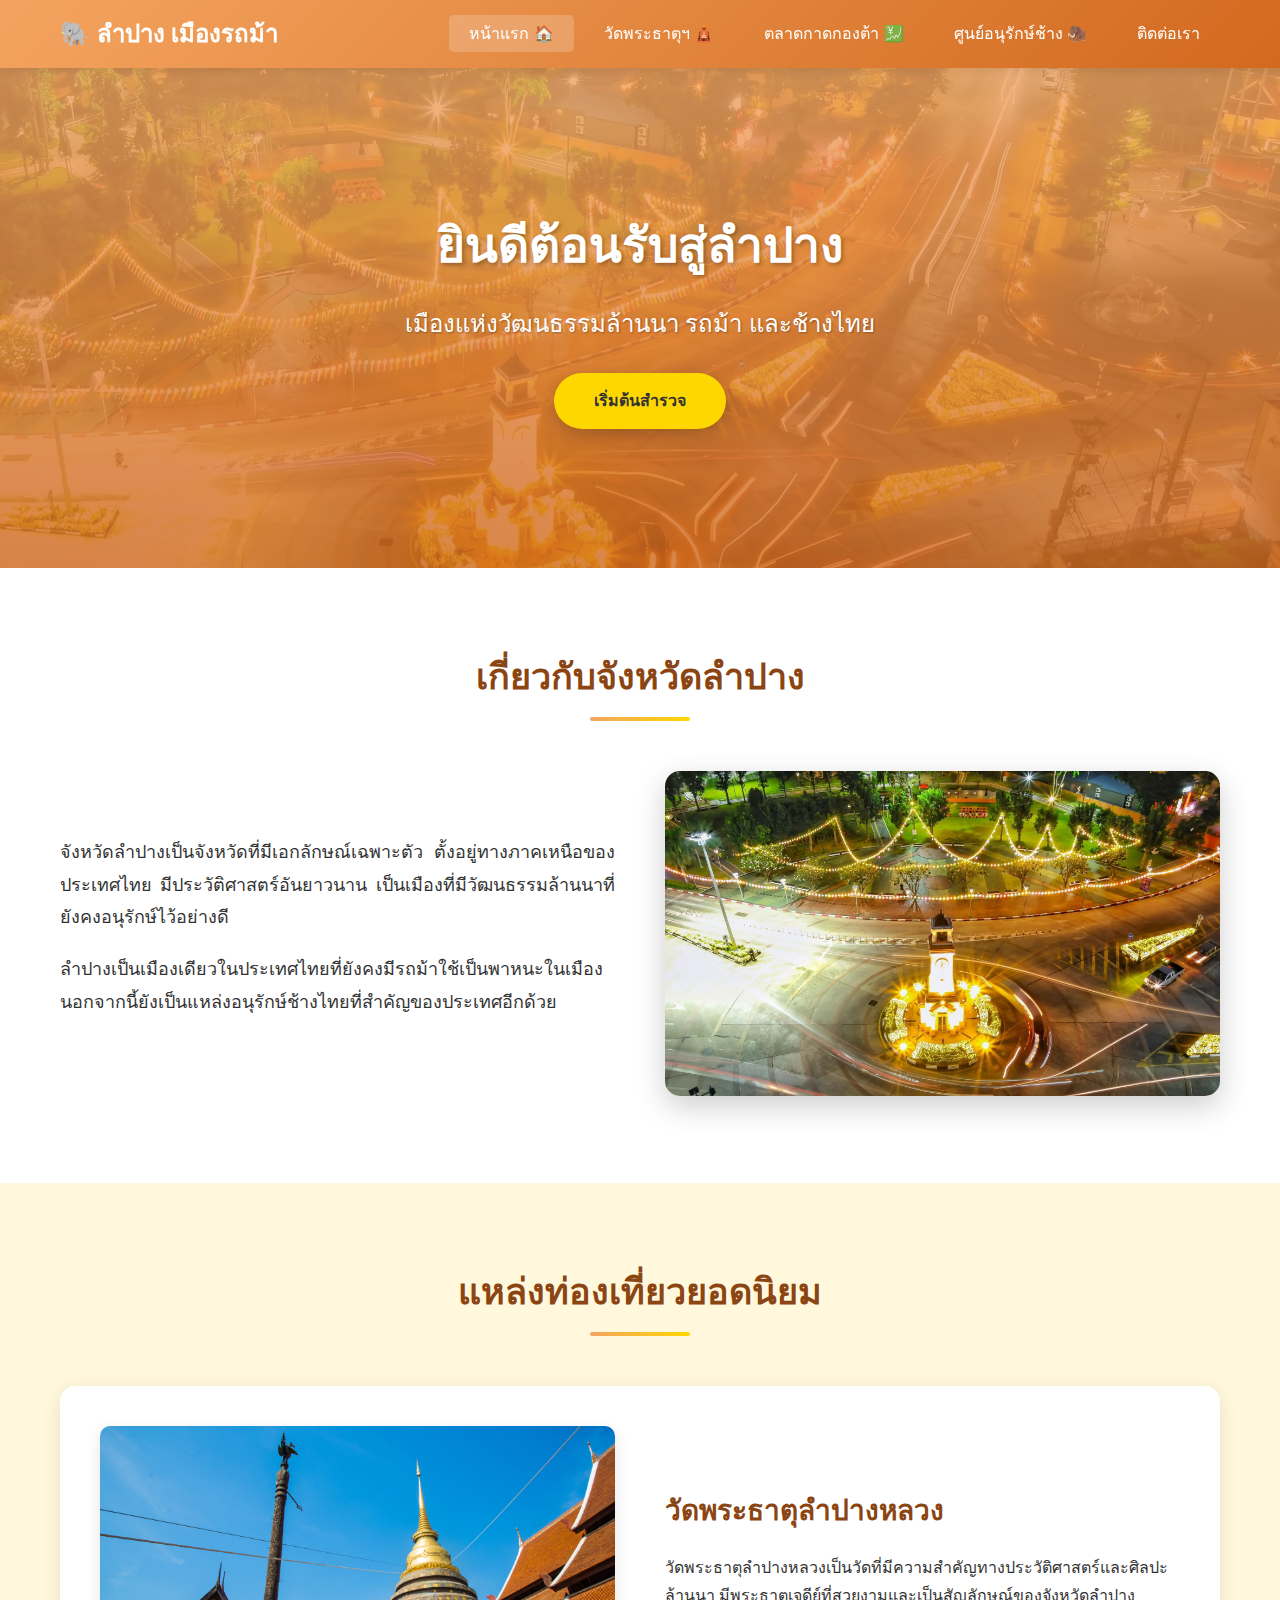
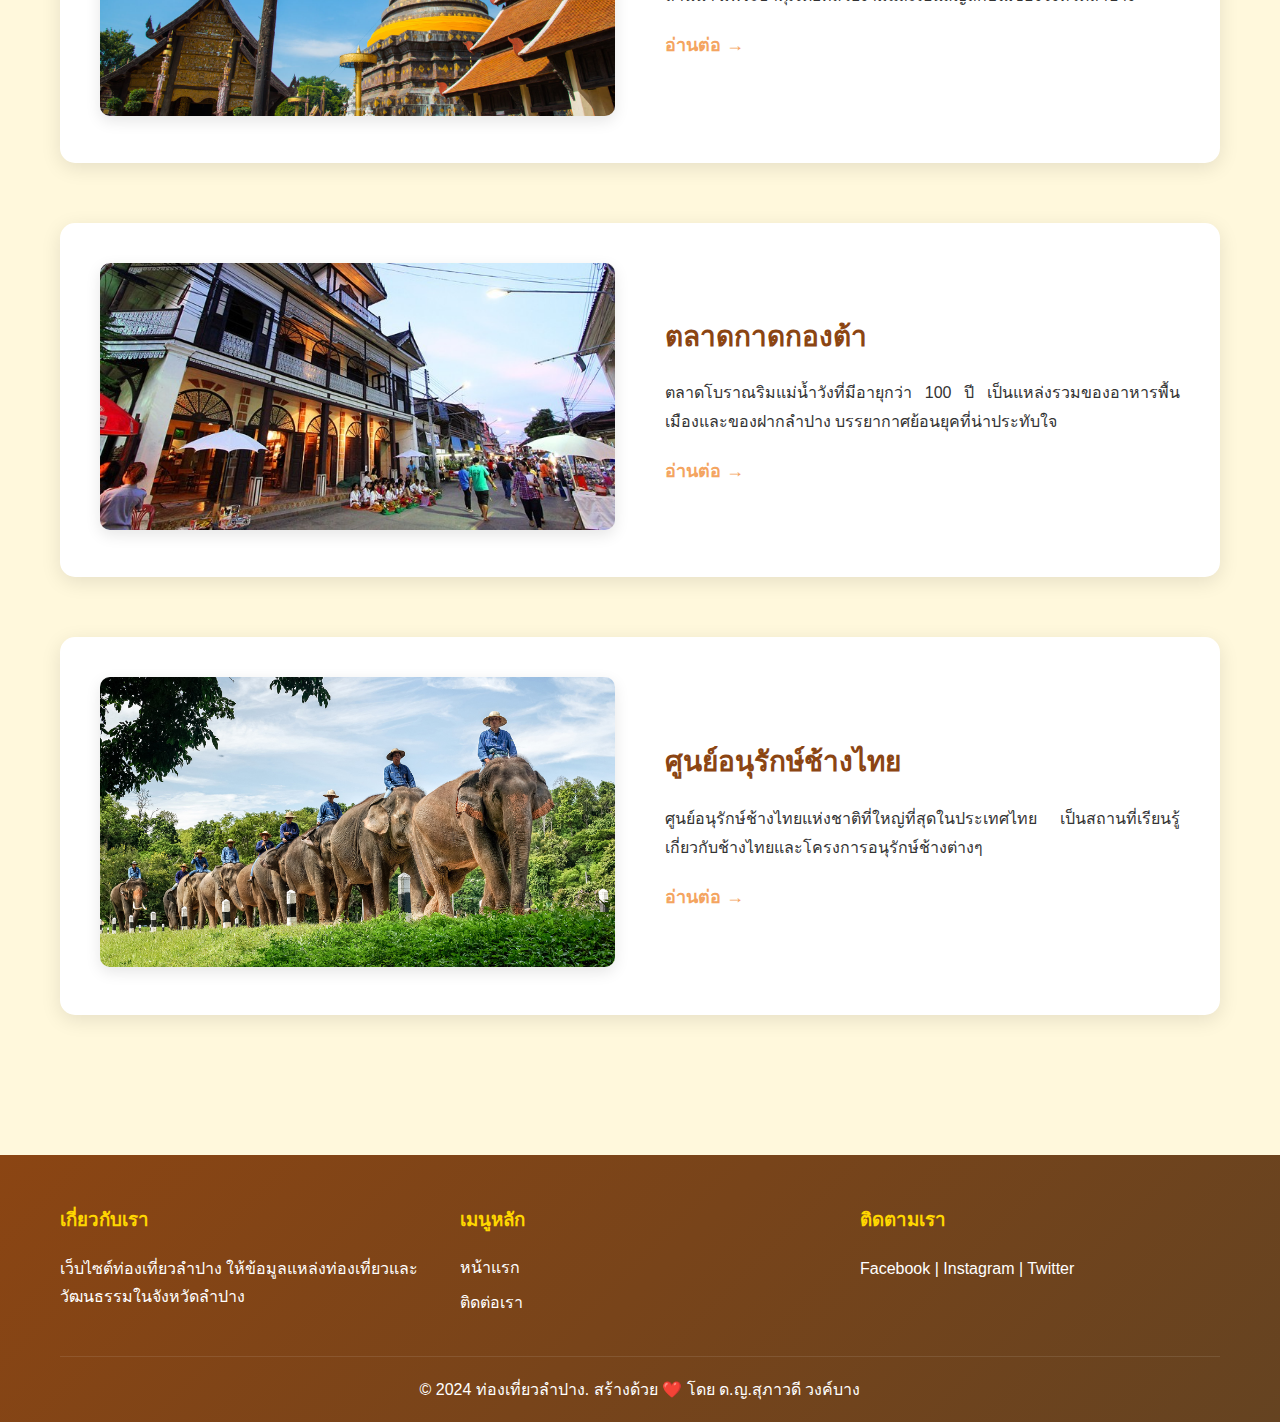
<file: index.html>
<!DOCTYPE html>
<html lang="th">
<head>
    <meta charset="UTF-8">
    <meta name="viewport" content="width=device-width, initial-scale=1.0">
    <title>ท่องเที่ยวลำปาง - เมืองรถม้า</title>
    <link rel="stylesheet" href="styles.css">
</head>
<body>
    <header>
        <div class="container">
            <div class="logo">
                <h1>🐘 ลำปาง เมืองรถม้า</h1>
            </div>
            <nav>
                <ul>
                    <li><a href="index.html" class="active">หน้าแรก 🏠</a></li>
                    <li><a href="wat-phra-that.html">วัดพระธาตุฯ 🛕</a></li>
                    <li><a href="kad-kong-ta.html">ตลาดกาดกองต้า 💹</a></li>
                    <li><a href="elephant-center.html">ศูนย์อนุรักษ์ช้าง 🦣</a></li>
                    <li><a href="contact.html">ติดต่อเรา</a></li>
                </ul>
            </nav>
        </div>
    </header>

    <section class="hero">
        <div class="hero-content">
            <h2>ยินดีต้อนรับสู่ลำปาง</h2>
            <p>เมืองแห่งวัฒนธรรมล้านนา รถม้า และช้างไทย</p>
            <a href="#attractions" class="btn">เริ่มต้นสำรวจ</a>
        </div>
    </section>

    <section class="about" id="attractions">
        <div class="container">
            <h2 class="section-title">เกี่ยวกับจังหวัดลำปาง</h2>
            <div class="content-wrapper">
                <div class="content-text">
                    <p>จังหวัดลำปางเป็นจังหวัดที่มีเอกลักษณ์เฉพาะตัว ตั้งอยู่ทางภาคเหนือของประเทศไทย มีประวัติศาสตร์อันยาวนาน เป็นเมืองที่มีวัฒนธรรมล้านนาที่ยังคงอนุรักษ์ไว้อย่างดี</p>
                    <p>ลำปางเป็นเมืองเดียวในประเทศไทยที่ยังคงมีรถม้าใช้เป็นพาหนะในเมือง นอกจากนี้ยังเป็นแหล่งอนุรักษ์ช้างไทยที่สำคัญของประเทศอีกด้วย</p>
                </div>
                <div class="content-image">
                    <img src="images/lampang1.jpg" alt="ลำปาง">
                </div>
            </div>
        </div>
    </section>

    <section class="attractions">
        <div class="container">
            <h2 class="section-title">แหล่งท่องเที่ยวยอดนิยม</h2>

            <div class="attraction-item">
                <div class="attraction-image">
                    <img src="images/Watphrathatlampangluang.jpg" alt="วัดพระธาตุลำปางหลวง">
                </div>
                <div class="attraction-content">
                    <h3>วัดพระธาตุลำปางหลวง</h3>
                    <p>วัดพระธาตุลำปางหลวงเป็นวัดที่มีความสำคัญทางประวัติศาสตร์และศิลปะล้านนา มีพระธาตุเจดีย์ที่สวยงามและเป็นสัญลักษณ์ของจังหวัดลำปาง</p>
                    <a href="wat-phra-that.html" class="btn-link">อ่านต่อ →</a>
                </div>
            </div>

            <div class="attraction-item reverse">
                <div class="attraction-content">
                    <h3>ตลาดกาดกองต้า</h3>
                    <p>ตลาดโบราณริมแม่น้ำวังที่มีอายุกว่า 100 ปี เป็นแหล่งรวมของอาหารพื้นเมืองและของฝากลำปาง บรรยากาศย้อนยุคที่น่าประทับใจ</p>
                    <a href="kad-kong-ta.html" class="btn-link">อ่านต่อ →</a>
                </div>
                <div class="attraction-image">
                    <img src="images/kongtamarket1.jpg" alt="ตลาดกาดกองต้า">
                </div>
            </div>

            <div class="attraction-item">
                <div class="attraction-image">
                    <img src="images/changthai1.jpg" alt="ศูนย์อนุรักษ์ช้างไทย">
                </div>
                <div class="attraction-content">
                    <h3>ศูนย์อนุรักษ์ช้างไทย</h3>
                    <p>ศูนย์อนุรักษ์ช้างไทยแห่งชาติที่ใหญ่ที่สุดในประเทศไทย เป็นสถานที่เรียนรู้เกี่ยวกับช้างไทยและโครงการอนุรักษ์ช้างต่างๆ</p>
                    <a href="elephant-center.html" class="btn-link">อ่านต่อ →</a>
                </div>
            </div>
        </div>
    </section>

    <footer>
        <div class="container">
            <div class="footer-content">
                <div class="footer-section">
                    <h3>เกี่ยวกับเรา</h3>
                    <p>เว็บไซต์ท่องเที่ยวลำปาง ให้ข้อมูลแหล่งท่องเที่ยวและวัฒนธรรมในจังหวัดลำปาง</p>
                </div>
                <div class="footer-section">
                    <h3>เมนูหลัก</h3>
                    <ul>
                        <li><a href="index.html">หน้าแรก</a></li>
                        <li><a href="contact.html">ติดต่อเรา</a></li>
                    </ul>
                </div>
                <div class="footer-section">
                    <h3>ติดตามเรา</h3>
                    <p>Facebook | Instagram | Twitter</p>
                </div>
            </div>
            <div class="footer-bottom">
                <p>&copy; 2024 ท่องเที่ยวลำปาง. สร้างด้วย ❤️ โดย ด.ญ.สุภาวดี วงค์บาง</p>
            </div>
        </div>
    </footer>
</body>
</html>
</file>
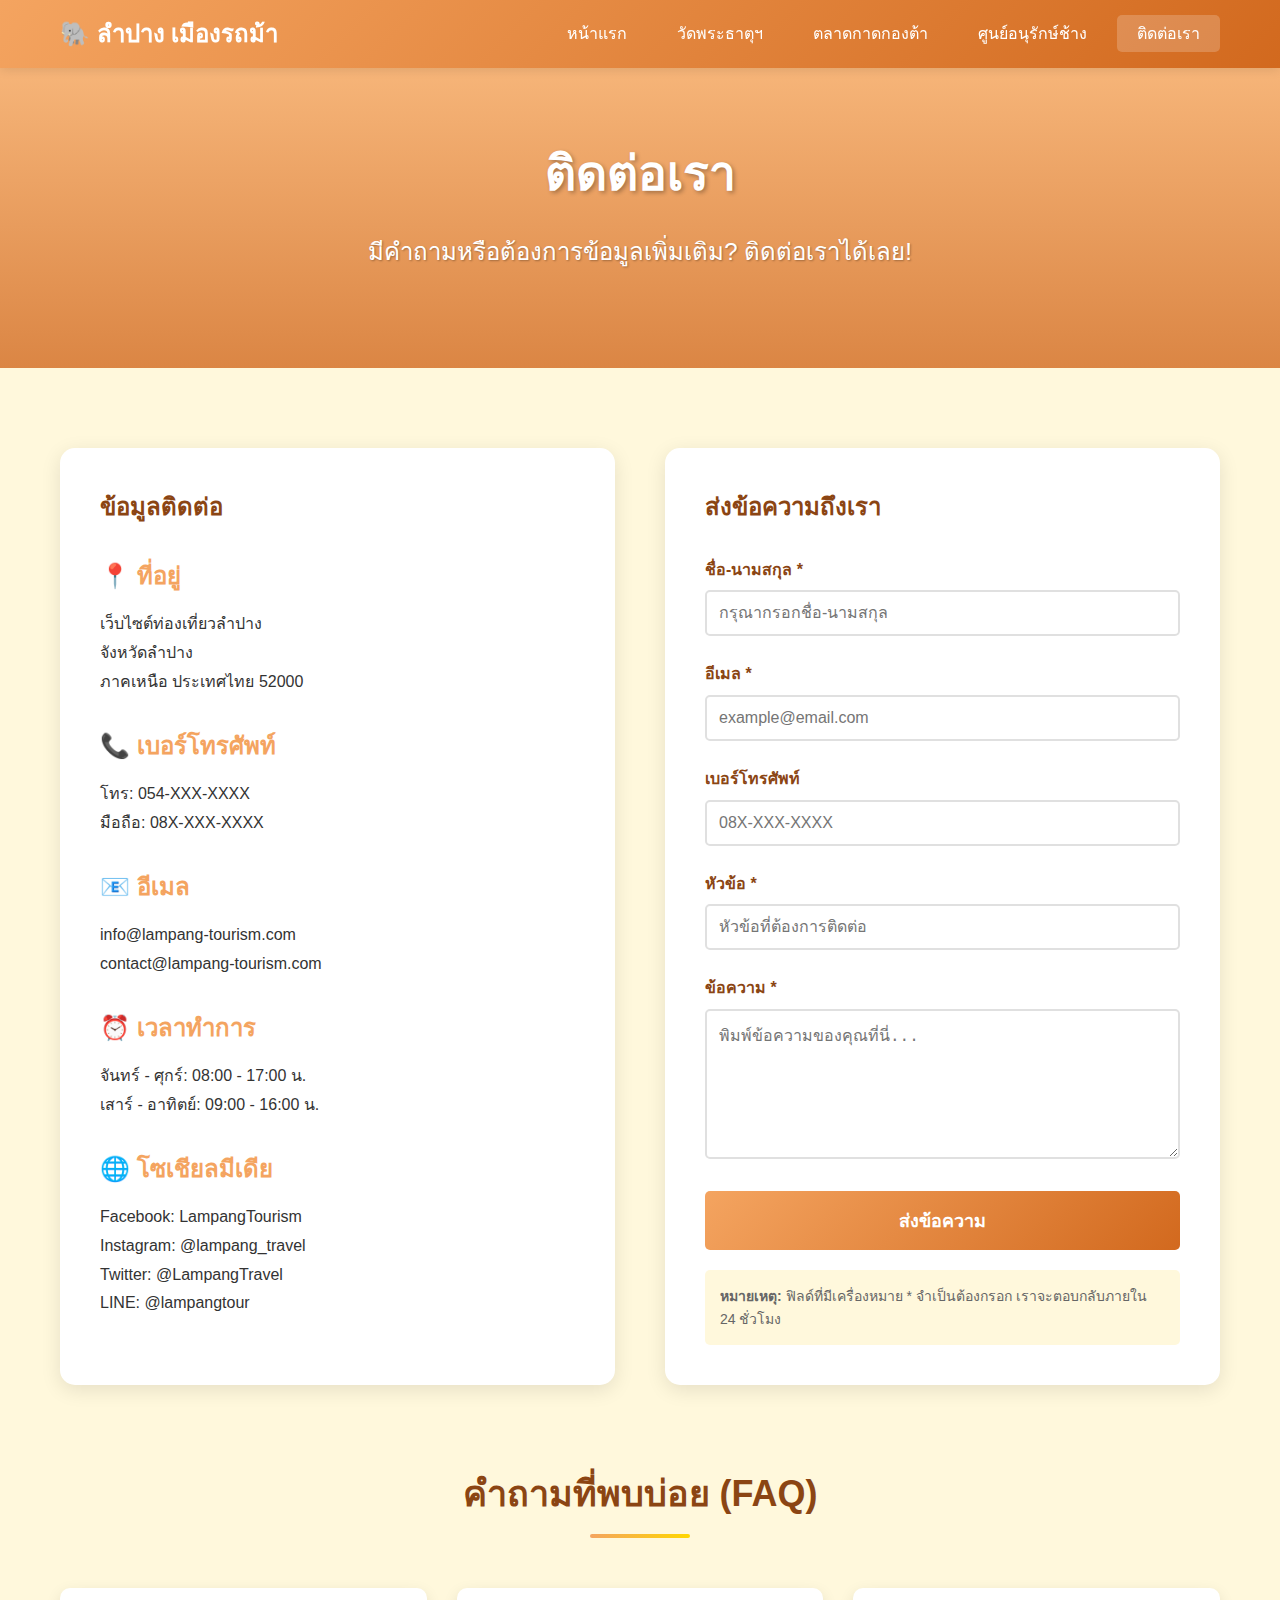
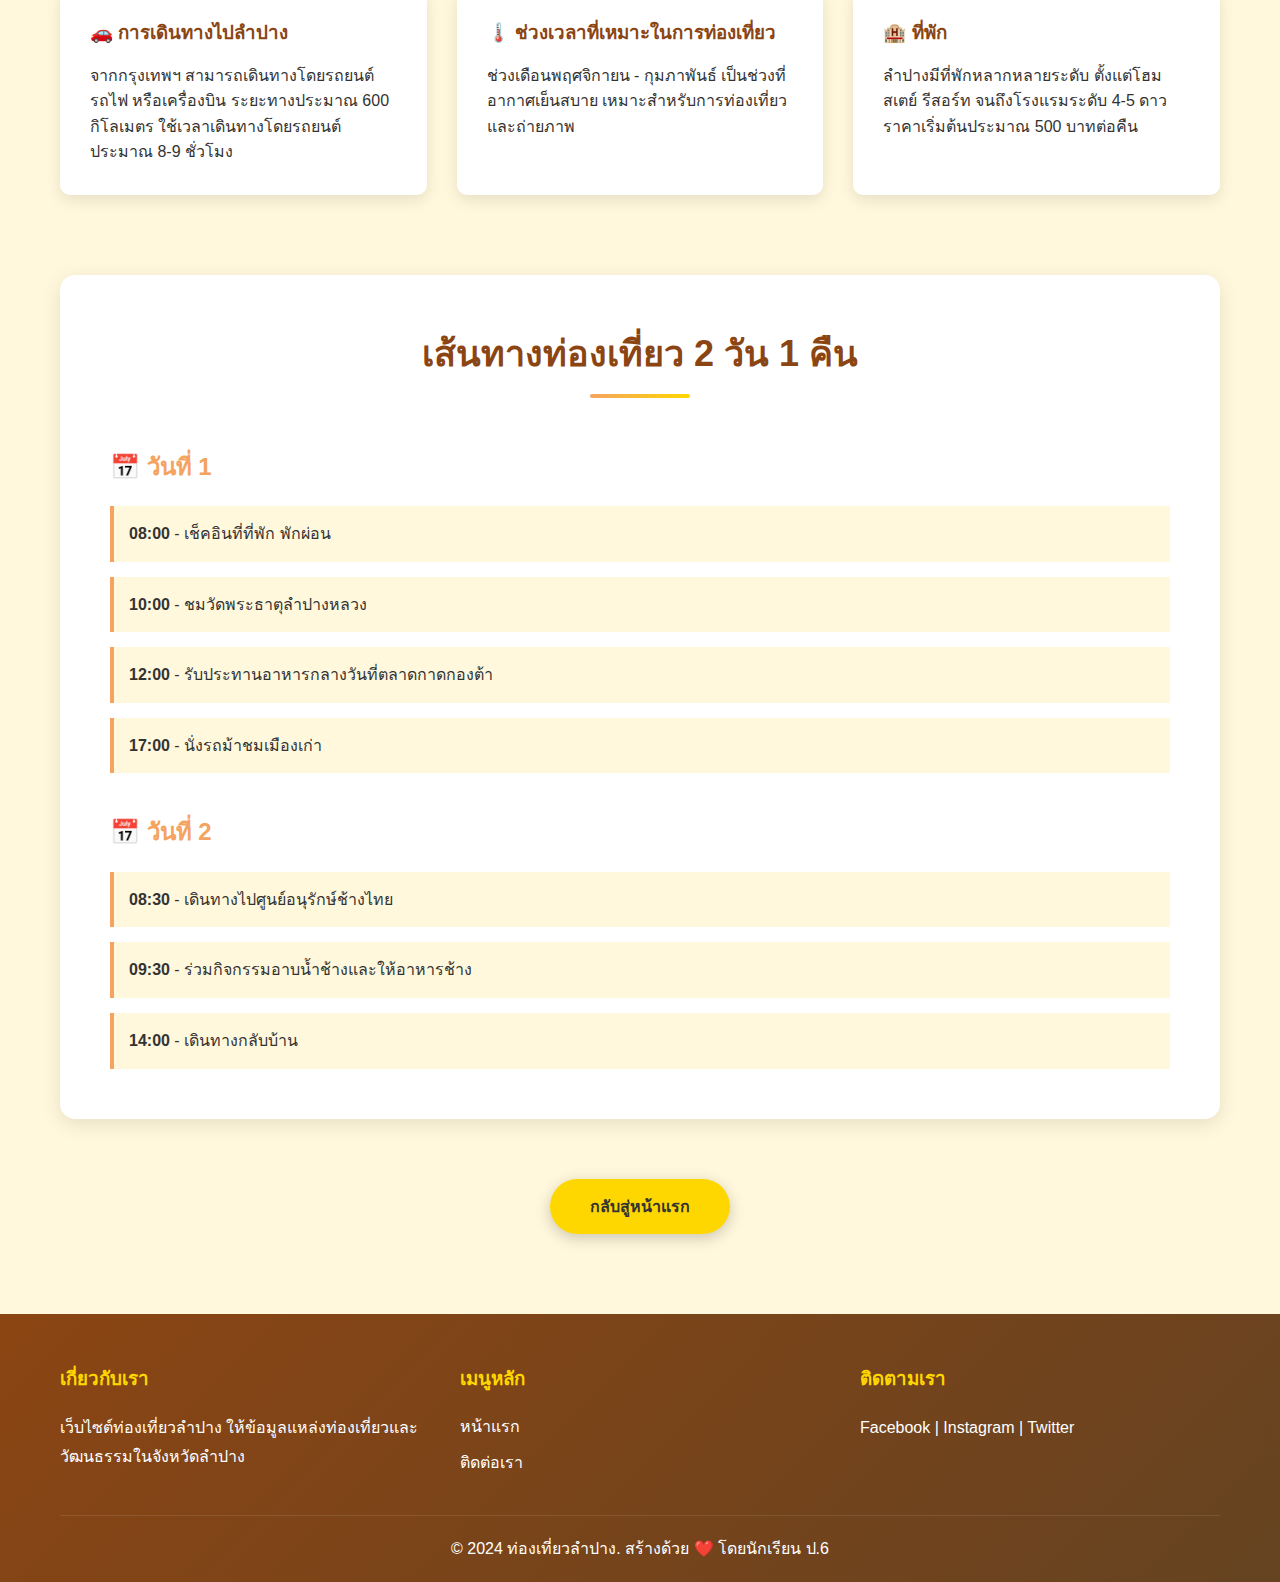
<file: contact.html>
<!DOCTYPE html>
<html lang="th">
<head>
    <meta charset="UTF-8">
    <meta name="viewport" content="width=device-width, initial-scale=1.0">
    <title>ติดต่อเรา - ท่องเที่ยวลำปาง</title>
    <link rel="stylesheet" href="styles.css">
</head>
<body>
    <header>
        <div class="container">
            <div class="logo">
                <h1>🐘 ลำปาง เมืองรถม้า</h1>
            </div>
            <nav>
                <ul>
                    <li><a href="index.html">หน้าแรก</a></li>
                    <li><a href="wat-phra-that.html">วัดพระธาตุฯ</a></li>
                    <li><a href="kad-kong-ta.html">ตลาดกาดกองต้า</a></li>
                    <li><a href="elephant-center.html">ศูนย์อนุรักษ์ช้าง</a></li>
                    <li><a href="contact.html" class="active">ติดต่อเรา</a></li>
                </ul>
            </nav>
        </div>
    </header>

    <section class="hero" style="height: 300px; background-image: linear-gradient(rgba(244, 164, 96, 0.8), rgba(210, 105, 30, 0.8)), url('https://images.unsplash.com/photo-1423666639041-f56000c27a9a?w=1600&h=400&fit=crop');">
        <div class="hero-content">
            <h2>ติดต่อเรา</h2>
            <p>มีคำถามหรือต้องการข้อมูลเพิ่มเติม? ติดต่อเราได้เลย!</p>
        </div>
    </section>

    <section class="contact-section">
        <div class="container">
            <div class="contact-container">
                <div class="contact-info">
                    <h2 style="color: #8B4513; margin-bottom: 30px;">ข้อมูลติดต่อ</h2>
                    
                    <div style="margin-bottom: 30px;">
                        <h3 style="color: #F4A460; margin-bottom: 15px;">📍 ที่อยู่</h3>
                        <p>เว็บไซต์ท่องเที่ยวลำปาง<br>
                        จังหวัดลำปาง<br>
                        ภาคเหนือ ประเทศไทย 52000</p>
                    </div>

                    <div style="margin-bottom: 30px;">
                        <h3 style="color: #F4A460; margin-bottom: 15px;">📞 เบอร์โทรศัพท์</h3>
                        <p>โทร: 054-XXX-XXXX<br>
                        มือถือ: 08X-XXX-XXXX</p>
                    </div>

                    <div style="margin-bottom: 30px;">
                        <h3 style="color: #F4A460; margin-bottom: 15px;">📧 อีเมล</h3>
                        <p>info@lampang-tourism.com<br>
                        contact@lampang-tourism.com</p>
                    </div>

                    <div style="margin-bottom: 30px;">
                        <h3 style="color: #F4A460; margin-bottom: 15px;">⏰ เวลาทำการ</h3>
                        <p>จันทร์ - ศุกร์: 08:00 - 17:00 น.<br>
                        เสาร์ - อาทิตย์: 09:00 - 16:00 น.</p>
                    </div>

                    <div>
                        <h3 style="color: #F4A460; margin-bottom: 15px;">🌐 โซเชียลมีเดีย</h3>
                        <p>Facebook: LampangTourism<br>
                        Instagram: @lampang_travel<br>
                        Twitter: @LampangTravel<br>
                        LINE: @lampangtour</p>
                    </div>
                </div>

                <div class="contact-form">
                    <h2 style="color: #8B4513; margin-bottom: 30px;">ส่งข้อความถึงเรา</h2>
                    <form>
                        <div class="form-group">
                            <label for="name">ชื่อ-นามสกุล *</label>
                            <input type="text" id="name" name="name" required placeholder="กรุณากรอกชื่อ-นามสกุล">
                        </div>

                        <div class="form-group">
                            <label for="email">อีเมล *</label>
                            <input type="email" id="email" name="email" required placeholder="example@email.com">
                        </div>

                        <div class="form-group">
                            <label for="phone">เบอร์โทรศัพท์</label>
                            <input type="tel" id="phone" name="phone" placeholder="08X-XXX-XXXX">
                        </div>

                        <div class="form-group">
                            <label for="subject">หัวข้อ *</label>
                            <input type="text" id="subject" name="subject" required placeholder="หัวข้อที่ต้องการติดต่อ">
                        </div>

                        <div class="form-group">
                            <label for="message">ข้อความ *</label>
                            <textarea id="message" name="message" required placeholder="พิมพ์ข้อความของคุณที่นี่..."></textarea>
                        </div>

                        <button type="submit" class="submit-btn">ส่งข้อความ</button>
                    </form>

                    <div style="margin-top: 20px; padding: 15px; background-color: #FFF8DC; border-radius: 5px;">
                        <p style="font-size: 14px; color: #666; margin: 0;">
                            <strong>หมายเหตุ:</strong> ฟิลด์ที่มีเครื่องหมาย * จำเป็นต้องกรอก เราจะตอบกลับภายใน 24 ชั่วโมง
                        </p>
                    </div>
                </div>
            </div>

            <div style="margin-top: 80px;">
                <h2 class="section-title">คำถามที่พบบ่อย (FAQ)</h2>
                <div style="display: grid; grid-template-columns: repeat(auto-fit, minmax(300px, 1fr)); gap: 30px;">
                    <div style="background-color: white; padding: 30px; border-radius: 10px; box-shadow: 0 5px 15px rgba(0,0,0,0.1);">
                        <h3 style="color: #8B4513; margin-bottom: 15px;">🚗 การเดินทางไปลำปาง</h3>
                        <p>จากกรุงเทพฯ สามารถเดินทางโดยรถยนต์ รถไฟ หรือเครื่องบิน ระยะทางประมาณ 600 กิโลเมตร ใช้เวลาเดินทางโดยรถยนต์ประมาณ 8-9 ชั่วโมง</p>
                    </div>
                    <div style="background-color: white; padding: 30px; border-radius: 10px; box-shadow: 0 5px 15px rgba(0,0,0,0.1);">
                        <h3 style="color: #8B4513; margin-bottom: 15px;">🌡️ ช่วงเวลาที่เหมาะในการท่องเที่ยว</h3>
                        <p>ช่วงเดือนพฤศจิกายน - กุมภาพันธ์ เป็นช่วงที่อากาศเย็นสบาย เหมาะสำหรับการท่องเที่ยวและถ่ายภาพ</p>
                    </div>
                    <div style="background-color: white; padding: 30px; border-radius: 10px; box-shadow: 0 5px 15px rgba(0,0,0,0.1);">
                        <h3 style="color: #8B4513; margin-bottom: 15px;">🏨 ที่พัก</h3>
                        <p>ลำปางมีที่พักหลากหลายระดับ ตั้งแต่โฮมสเตย์ รีสอร์ท จนถึงโรงแรมระดับ 4-5 ดาว ราคาเริ่มต้นประมาณ 500 บาทต่อคืน</p>
                    </div>
                </div>
            </div>

            <div style="margin-top: 80px; background-color: white; padding: 50px; border-radius: 15px; box-shadow: 0 5px 20px rgba(0,0,0,0.1);">
                <h2 class="section-title">เส้นทางท่องเที่ยว 2 วัน 1 คืน</h2>
                
                <div style="margin-bottom: 40px;">
                    <h3 style="color: #F4A460; margin-bottom: 20px; font-size: 24px;">📅 วันที่ 1</h3>
                    <ul style="list-style: none; padding-left: 0;">
                        <li style="padding: 15px; border-left: 4px solid #F4A460; margin-bottom: 15px; background-color: #FFF8DC;"><strong>08:00</strong> - เช็คอินที่ที่พัก พักผ่อน</li>
                        <li style="padding: 15px; border-left: 4px solid #F4A460; margin-bottom: 15px; background-color: #FFF8DC;"><strong>10:00</strong> - ชมวัดพระธาตุลำปางหลวง</li>
                        <li style="padding: 15px; border-left: 4px solid #F4A460; margin-bottom: 15px; background-color: #FFF8DC;"><strong>12:00</strong> - รับประทานอาหารกลางวันที่ตลาดกาดกองต้า</li>
                        <li style="padding: 15px; border-left: 4px solid #F4A460; margin-bottom: 15px; background-color: #FFF8DC;"><strong>17:00</strong> - นั่งรถม้าชมเมืองเก่า</li>
                    </ul>
                </div>
                
                <div>
                    <h3 style="color: #F4A460; margin-bottom: 20px; font-size: 24px;">📅 วันที่ 2</h3>
                    <ul style="list-style: none; padding-left: 0;">
                        <li style="padding: 15px; border-left: 4px solid #F4A460; margin-bottom: 15px; background-color: #FFF8DC;"><strong>08:30</strong> - เดินทางไปศูนย์อนุรักษ์ช้างไทย</li>
                        <li style="padding: 15px; border-left: 4px solid #F4A460; margin-bottom: 15px; background-color: #FFF8DC;"><strong>09:30</strong> - ร่วมกิจกรรมอาบน้ำช้างและให้อาหารช้าง</li>
                        <li style="padding: 15px; border-left: 4px solid #F4A460; background-color: #FFF8DC;"><strong>14:00</strong> - เดินทางกลับบ้าน</li>
                    </ul>
                </div>
            </div>

            <div style="margin-top: 60px; text-align: center;">
                <a href="index.html" class="btn">กลับสู่หน้าแรก</a>
            </div>
        </div>
    </section>

    <footer>
        <div class="container">
            <div class="footer-content">
                <div class="footer-section">
                    <h3>เกี่ยวกับเรา</h3>
                    <p>เว็บไซต์ท่องเที่ยวลำปาง ให้ข้อมูลแหล่งท่องเที่ยวและวัฒนธรรมในจังหวัดลำปาง</p>
                </div>
                <div class="footer-section">
                    <h3>เมนูหลัก</h3>
                    <ul>
                        <li><a href="index.html">หน้าแรก</a></li>
                        <li><a href="contact.html">ติดต่อเรา</a></li>
                    </ul>
                </div>
                <div class="footer-section">
                    <h3>ติดตามเรา</h3>
                    <p>Facebook | Instagram | Twitter</p>
                </div>
            </div>
            <div class="footer-bottom">
                <p>&copy; 2024 ท่องเที่ยวลำปาง. สร้างด้วย ❤️ โดยนักเรียน ป.6</p>
            </div>
        </div>
    </footer>
</body>
</html>
</file>
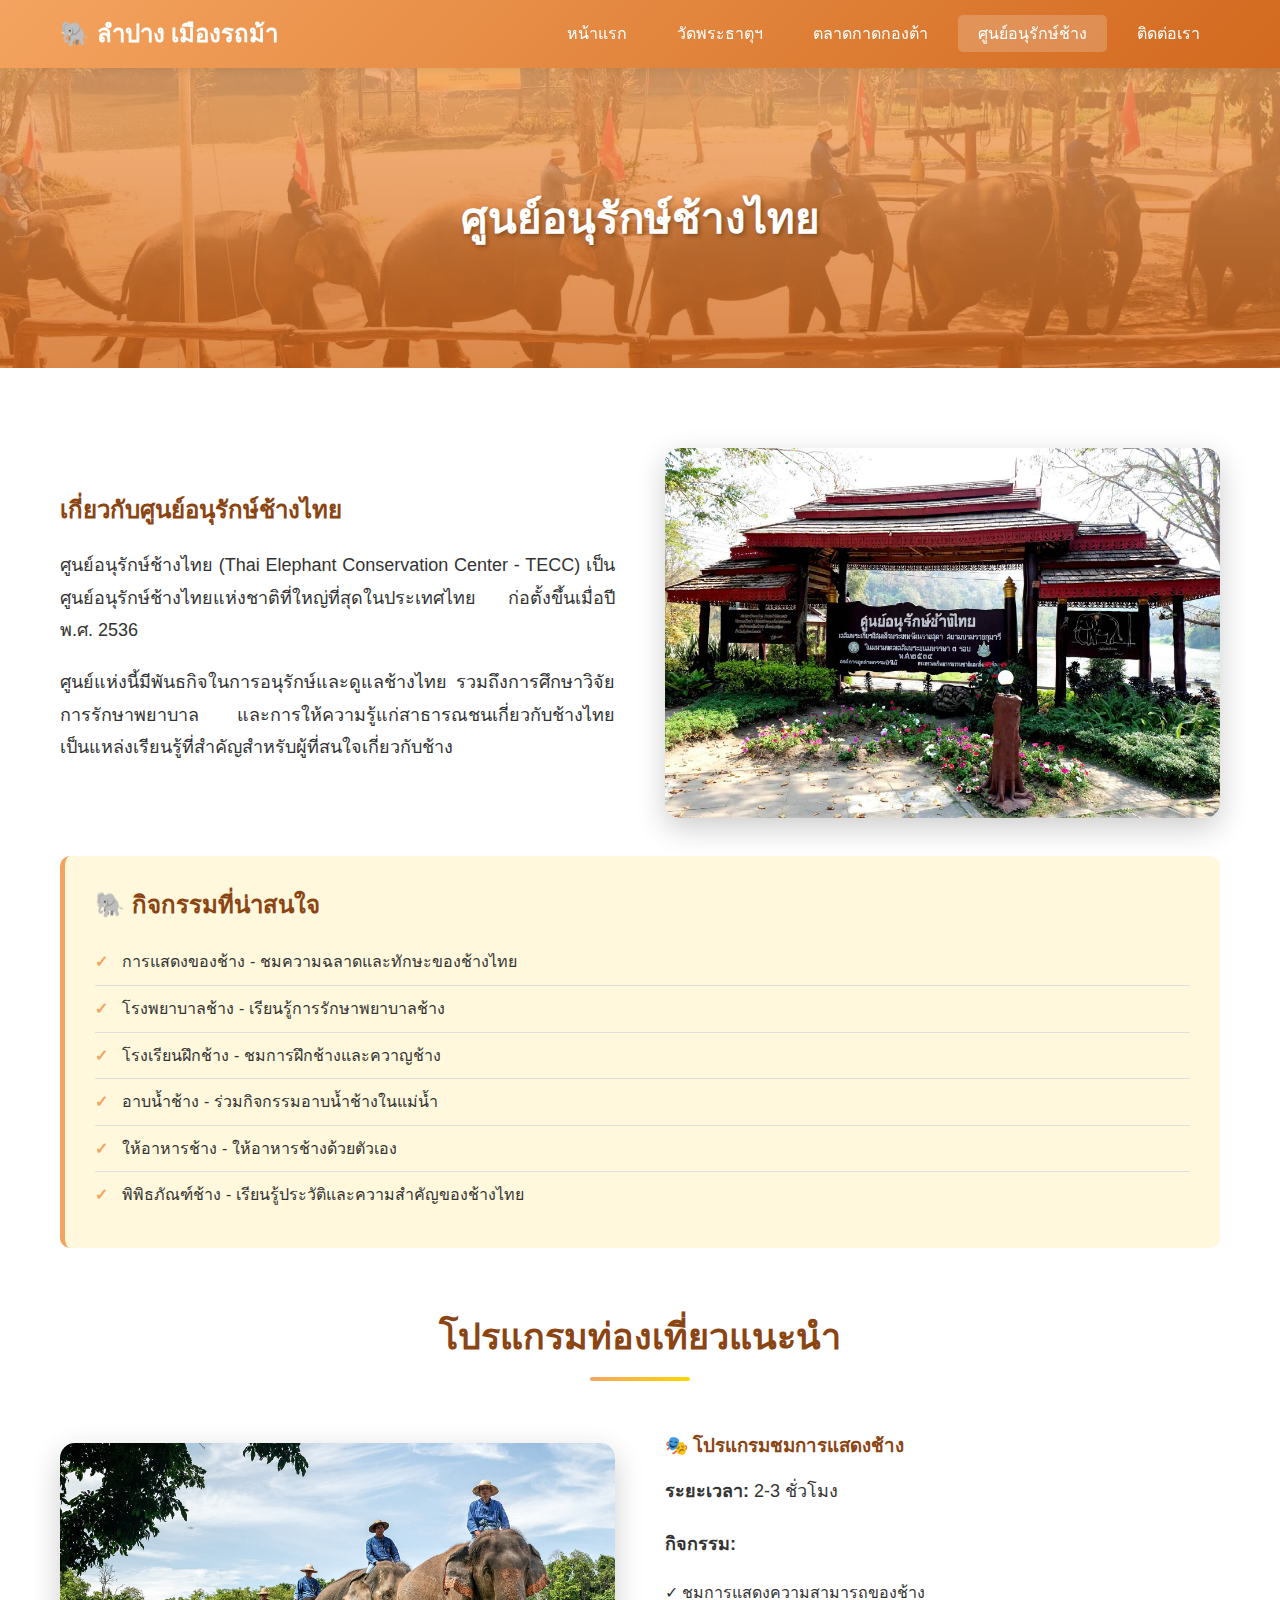
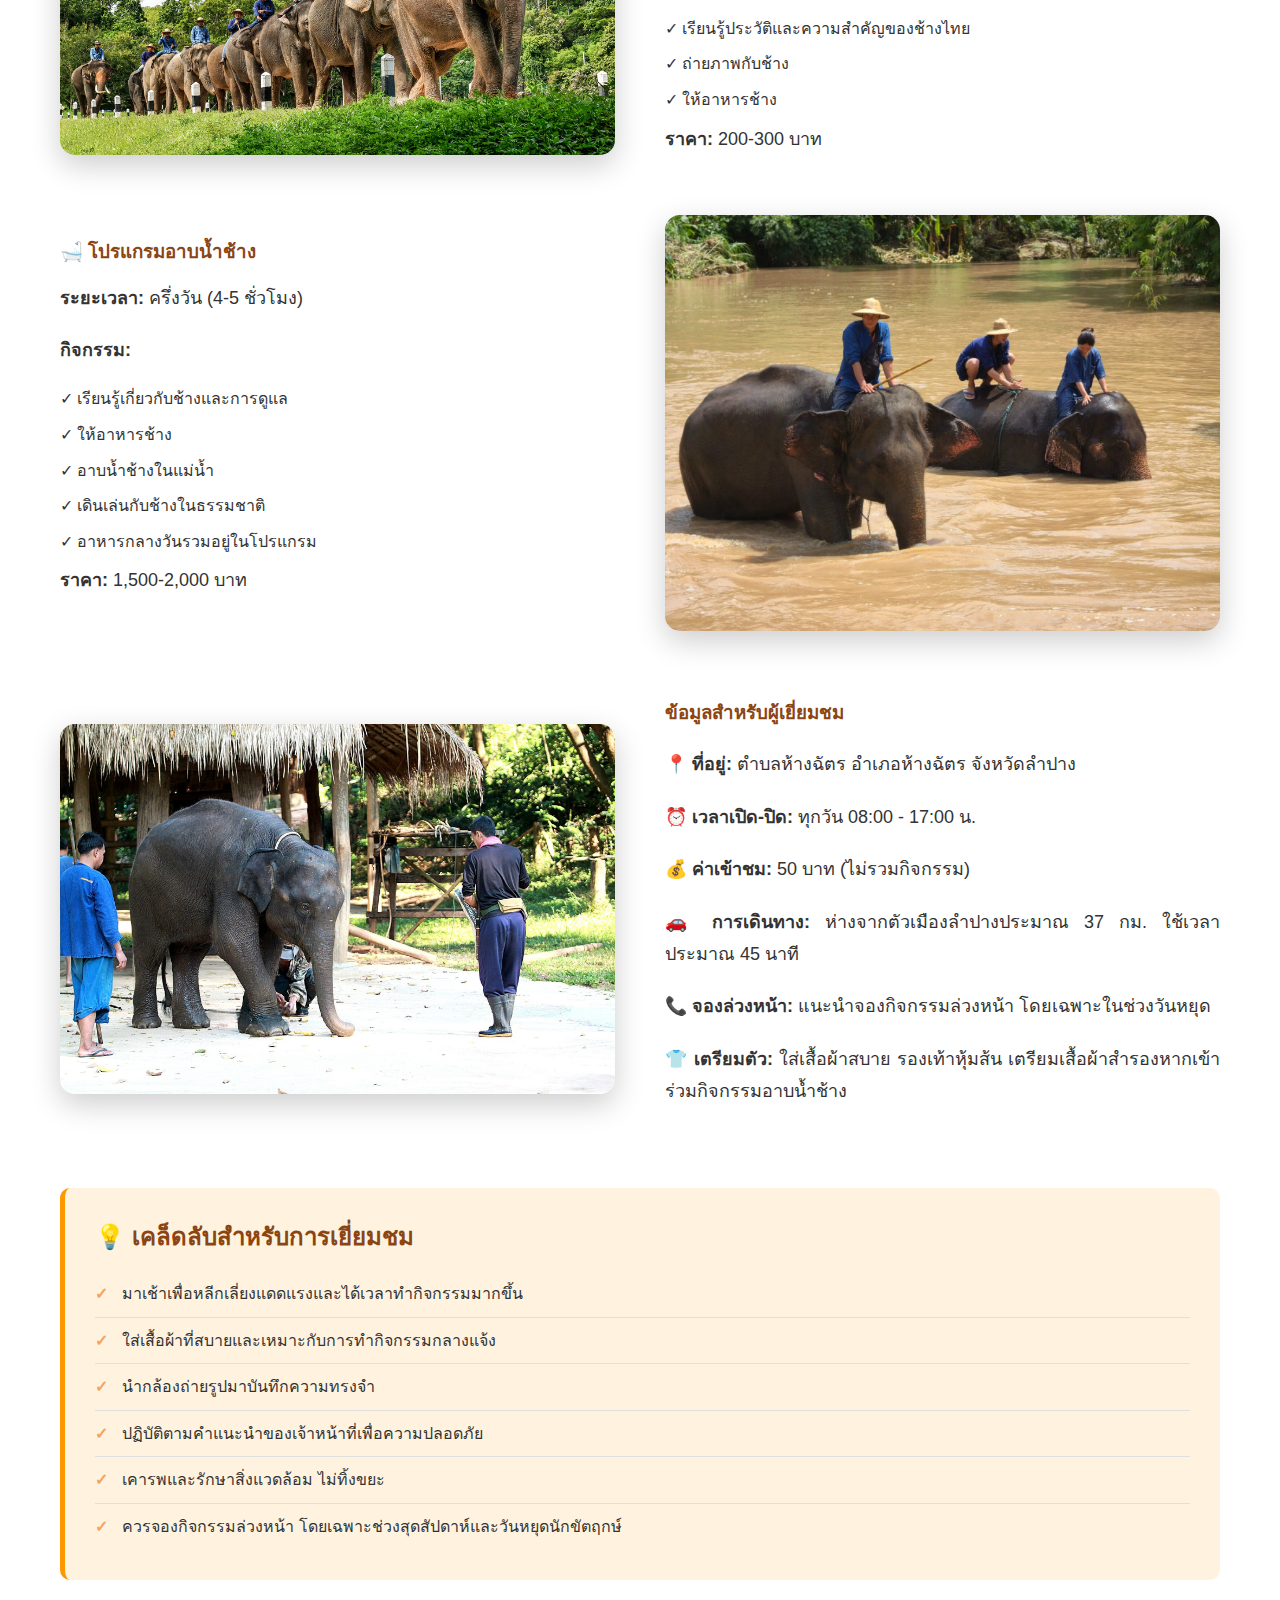
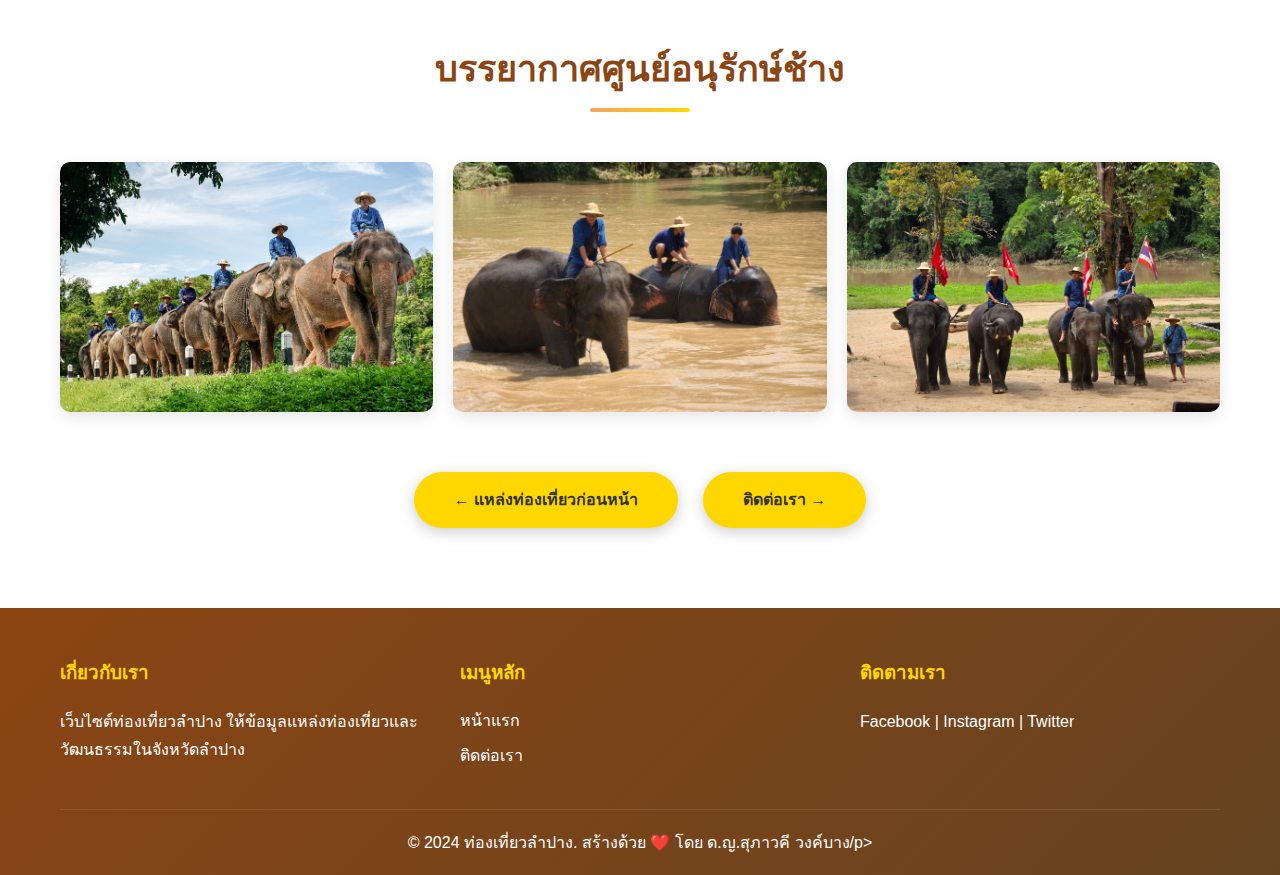
<file: elephant-center.html>
<!DOCTYPE html>
<html lang="th">
<head>
    <meta charset="UTF-8">
    <meta name="viewport" content="width=device-width, initial-scale=1.0">
    <title>ศูนย์อนุรักษ์ช้างไทย - ท่องเที่ยวลำปาง</title>
    <link rel="stylesheet" href="styles.css">
</head>
<body>
    <header>
        <div class="container">
            <div class="logo">
                <h1>🐘 ลำปาง เมืองรถม้า</h1>
            </div>
            <nav>
                <ul>
                    <li><a href="index.html">หน้าแรก</a></li>
                    <li><a href="wat-phra-that.html">วัดพระธาตุฯ</a></li>
                    <li><a href="kad-kong-ta.html">ตลาดกาดกองต้า</a></li>
                    <li><a href="elephant-center.html" class="active">ศูนย์อนุรักษ์ช้าง</a></li>
                    <li><a href="contact.html">ติดต่อเรา</a></li>
                </ul>
            </nav>
        </div>
    </header>

    <section class="detail-hero" style="background-image: linear-gradient(rgba(244, 164, 96, 0.8), rgba(210, 105, 30, 0.8)), url('images/changthai0.jpeg');">
        <h2>ศูนย์อนุรักษ์ช้างไทย</h2>
    </section>

    <section class="detail-content">
        <div class="container">
            <div class="content-wrapper">
                <div class="content-text">
                    <h2 style="color: #8B4513; margin-bottom: 20px;">เกี่ยวกับศูนย์อนุรักษ์ช้างไทย</h2>
                    <p>ศูนย์อนุรักษ์ช้างไทย (Thai Elephant Conservation Center - TECC) เป็นศูนย์อนุรักษ์ช้างไทยแห่งชาติที่ใหญ่ที่สุดในประเทศไทย ก่อตั้งขึ้นเมื่อปี พ.ศ. 2536</p>
                    <p>ศูนย์แห่งนี้มีพันธกิจในการอนุรักษ์และดูแลช้างไทย รวมถึงการศึกษาวิจัย การรักษาพยาบาล และการให้ความรู้แก่สาธารณชนเกี่ยวกับช้างไทย เป็นแหล่งเรียนรู้ที่สำคัญสำหรับผู้ที่สนใจเกี่ยวกับช้าง</p>
                </div>
                <div class="content-image">
                    <img src="images/changthai01.jpeg" alt="ศูนย์อนุรักษ์ช้างไทย">
                </div>
            </div>

            <div class="info-box">
                <h3>🐘 กิจกรรมที่น่าสนใจ</h3>
                <ul>
                    <li>การแสดงของช้าง - ชมความฉลาดและทักษะของช้างไทย</li>
                    <li>โรงพยาบาลช้าง - เรียนรู้การรักษาพยาบาลช้าง</li>
                    <li>โรงเรียนฝึกช้าง - ชมการฝึกช้างและควาญช้าง</li>
                    <li>อาบน้ำช้าง - ร่วมกิจกรรมอาบน้ำช้างในแม่น้ำ</li>
                    <li>ให้อาหารช้าง - ให้อาหารช้างด้วยตัวเอง</li>
                    <li>พิพิธภัณฑ์ช้าง - เรียนรู้ประวัติและความสำคัญของช้างไทย</li>
                </ul>
            </div>

            <div style="margin-top: 60px;">
                <h2 class="section-title">โปรแกรมท่องเที่ยวแนะนำ</h2>

                <div class="content-wrapper" style="margin-bottom: 40px;">
                    <div class="content-image">
                        <img src="images/changthai1.jpg" alt="การแสดงช้าช้ง">
                    </div>
                    <div class="content-text">
                        <h3 style="color: #8B4513; margin-bottom: 15px;">🎭 โปรแกรมชมการแสดงช้าง</h3>
                        <p><strong>ระยะเวลา:</strong> 2-3 ชั่วโมง</p>
                        <p><strong>กิจกรรม:</strong></p>
                        <ul style="list-style: none; padding-left: 0;">
                            <li style="margin-bottom: 10px;">✓ ชมการแสดงความสามารถของช้าง</li>
                            <li style="margin-bottom: 10px;">✓ เรียนรู้ประวัติและความสำคัญของช้างไทย</li>
                            <li style="margin-bottom: 10px;">✓ ถ่ายภาพกับช้าง</li>
                            <li style="margin-bottom: 10px;">✓ ให้อาหารช้าง</li>
                        </ul>
                        <p><strong>ราคา:</strong> 200-300 บาท</p>
                    </div>
                </div>

                <div class="content-wrapper">
                    <div class="content-text">
                        <h3 style="color: #8B4513; margin-bottom: 15px;">🛁 โปรแกรมอาบน้ำช้าง</h3>
                        <p><strong>ระยะเวลา:</strong> ครึ่งวัน (4-5 ชั่วโมง)</p>
                        <p><strong>กิจกรรม:</strong></p>
                        <ul style="list-style: none; padding-left: 0;">
                            <li style="margin-bottom: 10px;">✓ เรียนรู้เกี่ยวกับช้างและการดูแล</li>
                            <li style="margin-bottom: 10px;">✓ ให้อาหารช้าง</li>
                            <li style="margin-bottom: 10px;">✓ อาบน้ำช้างในแม่น้ำ</li>
                            <li style="margin-bottom: 10px;">✓ เดินเล่นกับช้างในธรรมชาติ</li>
                            <li style="margin-bottom: 10px;">✓ อาหารกลางวันรวมอยู่ในโปรแกรม</li>
                        </ul>
                        <p><strong>ราคา:</strong> 1,500-2,000 บาท</p>
                    </div>
                    <div class="content-image">
                        <img src="images/changthai2.jpg" alt="อาบน้ำช้าง">
                    </div>
                </div>
            </div>

            <div class="content-wrapper" style="margin-top: 60px;">
                <div class="content-image">
                    <img src="images/changthai6.jpg" alt="ช้างน้อย">
                </div>
                <div class="content-text">
                    <h3 style="color: #8B4513; margin-bottom: 20px;">ข้อมูลสำหรับผู้เยี่ยมชม</h3>
                    <p><strong>📍 ที่อยู่:</strong> ตำบลห้างฉัตร อำเภอห้างฉัตร จังหวัดลำปาง</p>
                    <p><strong>⏰ เวลาเปิด-ปิด:</strong> ทุกวัน 08:00 - 17:00 น.</p>
                    <p><strong>💰 ค่าเข้าชม:</strong> 50 บาท (ไม่รวมกิจกรรม)</p>
                    <p><strong>🚗 การเดินทาง:</strong> ห่างจากตัวเมืองลำปางประมาณ 37 กม. ใช้เวลาประมาณ 45 นาที</p>
                    <p><strong>📞 จองล่วงหน้า:</strong> แนะนำจองกิจกรรมล่วงหน้า โดยเฉพาะในช่วงวันหยุด</p>
                    <p><strong>👕 เตรียมตัว:</strong> ใส่เสื้อผ้าสบาย รองเท้าหุ้มส้น เตรียมเสื้อผ้าสำรองหากเข้าร่วมกิจกรรมอาบน้ำช้าง</p>
                </div>
            </div>

            <div class="info-box" style="margin-top: 60px; background-color: #FFF3E0; border-left-color: #FF9800;">
                <h3>💡 เคล็ดลับสำหรับการเยี่ยมชม</h3>
                <ul>
                    <li>มาเช้าเพื่อหลีกเลี่ยงแดดแรงและได้เวลาทำกิจกรรมมากขึ้น</li>
                    <li>ใส่เสื้อผ้าที่สบายและเหมาะกับการทำกิจกรรมกลางแจ้ง</li>
                    <li>นำกล้องถ่ายรูปมาบันทึกความทรงจำ</li>
                    <li>ปฏิบัติตามคำแนะนำของเจ้าหน้าที่เพื่อความปลอดภัย</li>
                    <li>เคารพและรักษาสิ่งแวดล้อม ไม่ทิ้งขยะ</li>
                    <li>ควรจองกิจกรรมล่วงหน้า โดยเฉพาะช่วงสุดสัปดาห์และวันหยุดนักขัตฤกษ์</li>
                </ul>
            </div>

            <div style="margin-top: 60px;">
                <h2 class="section-title">บรรยากาศศูนย์อนุรักษ์ช้าง</h2>
                <div class="gallery">
                    <img src="images/changthai1.jpg" alt="ช้าง 1">
                    <img src="images/changthai2.jpg" alt="ช้าง 2">
                    <img src="images/changthai3.jpg" alt="ช้าง 3">
                </div>
            </div>

            <div style="margin-top: 60px; text-align: center;">
                <a href="kad-kong-ta.html" class="btn" style="margin-right: 20px;">← แหล่งท่องเที่ยวก่อนหน้า</a>
                <a href="contact.html" class="btn">ติดต่อเรา →</a>
            </div>
        </div>
    </section>

    <footer>
        <div class="container">
            <div class="footer-content">
                <div class="footer-section">
                    <h3>เกี่ยวกับเรา</h3>
                    <p>เว็บไซต์ท่องเที่ยวลำปาง ให้ข้อมูลแหล่งท่องเที่ยวและวัฒนธรรมในจังหวัดลำปาง</p>
                </div>
                <div class="footer-section">
                    <h3>เมนูหลัก</h3>
                    <ul>
                        <li><a href="index.html">หน้าแรก</a></li>
                        <li><a href="contact.html">ติดต่อเรา</a></li>
                    </ul>
                </div>
                <div class="footer-section">
                    <h3>ติดตามเรา</h3>
                    <p>Facebook | Instagram | Twitter</p>
                </div>
            </div>
            <div class="footer-bottom">
                <p>&copy; 2024 ท่องเที่ยวลำปาง. สร้างด้วย ❤️ โดย ด.ญ.สุภาวคี วงค์บาง/p>
            </div>
        </div>
    </footer>
</body>
</html>
</file>
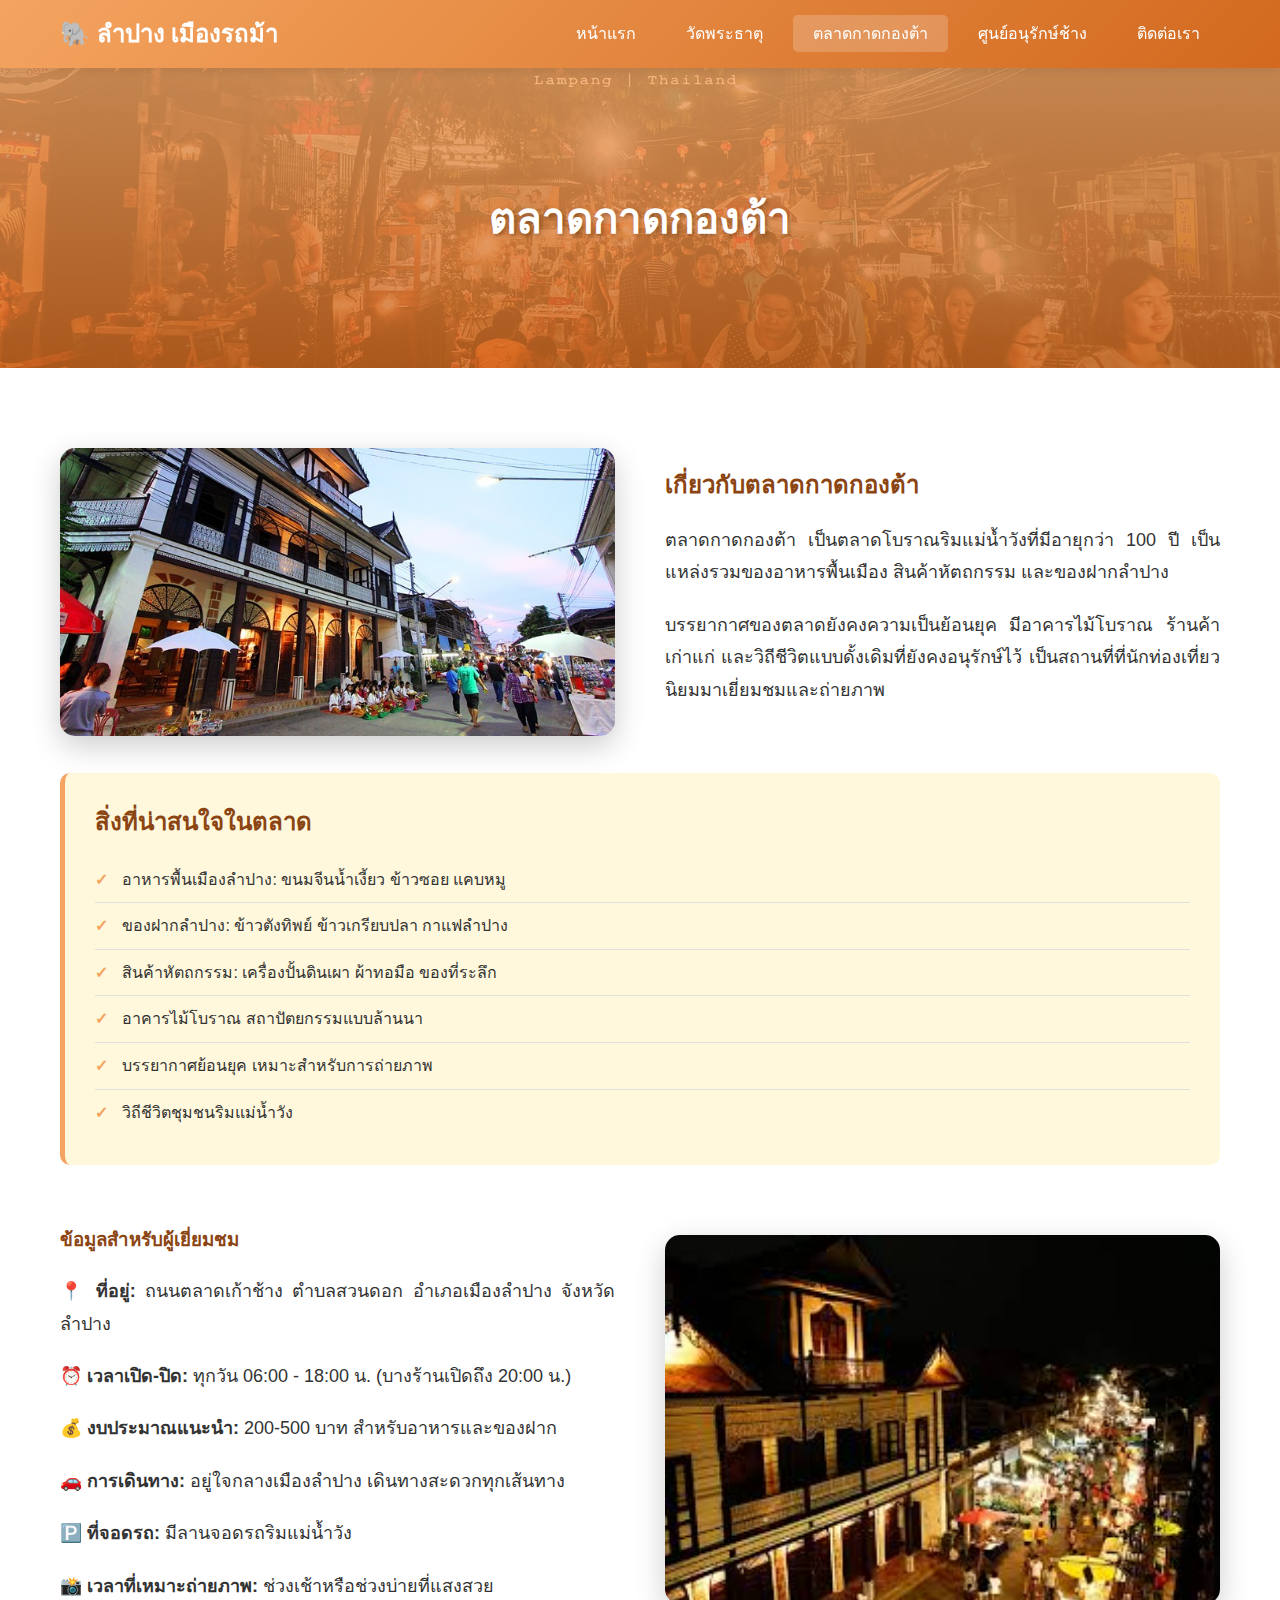
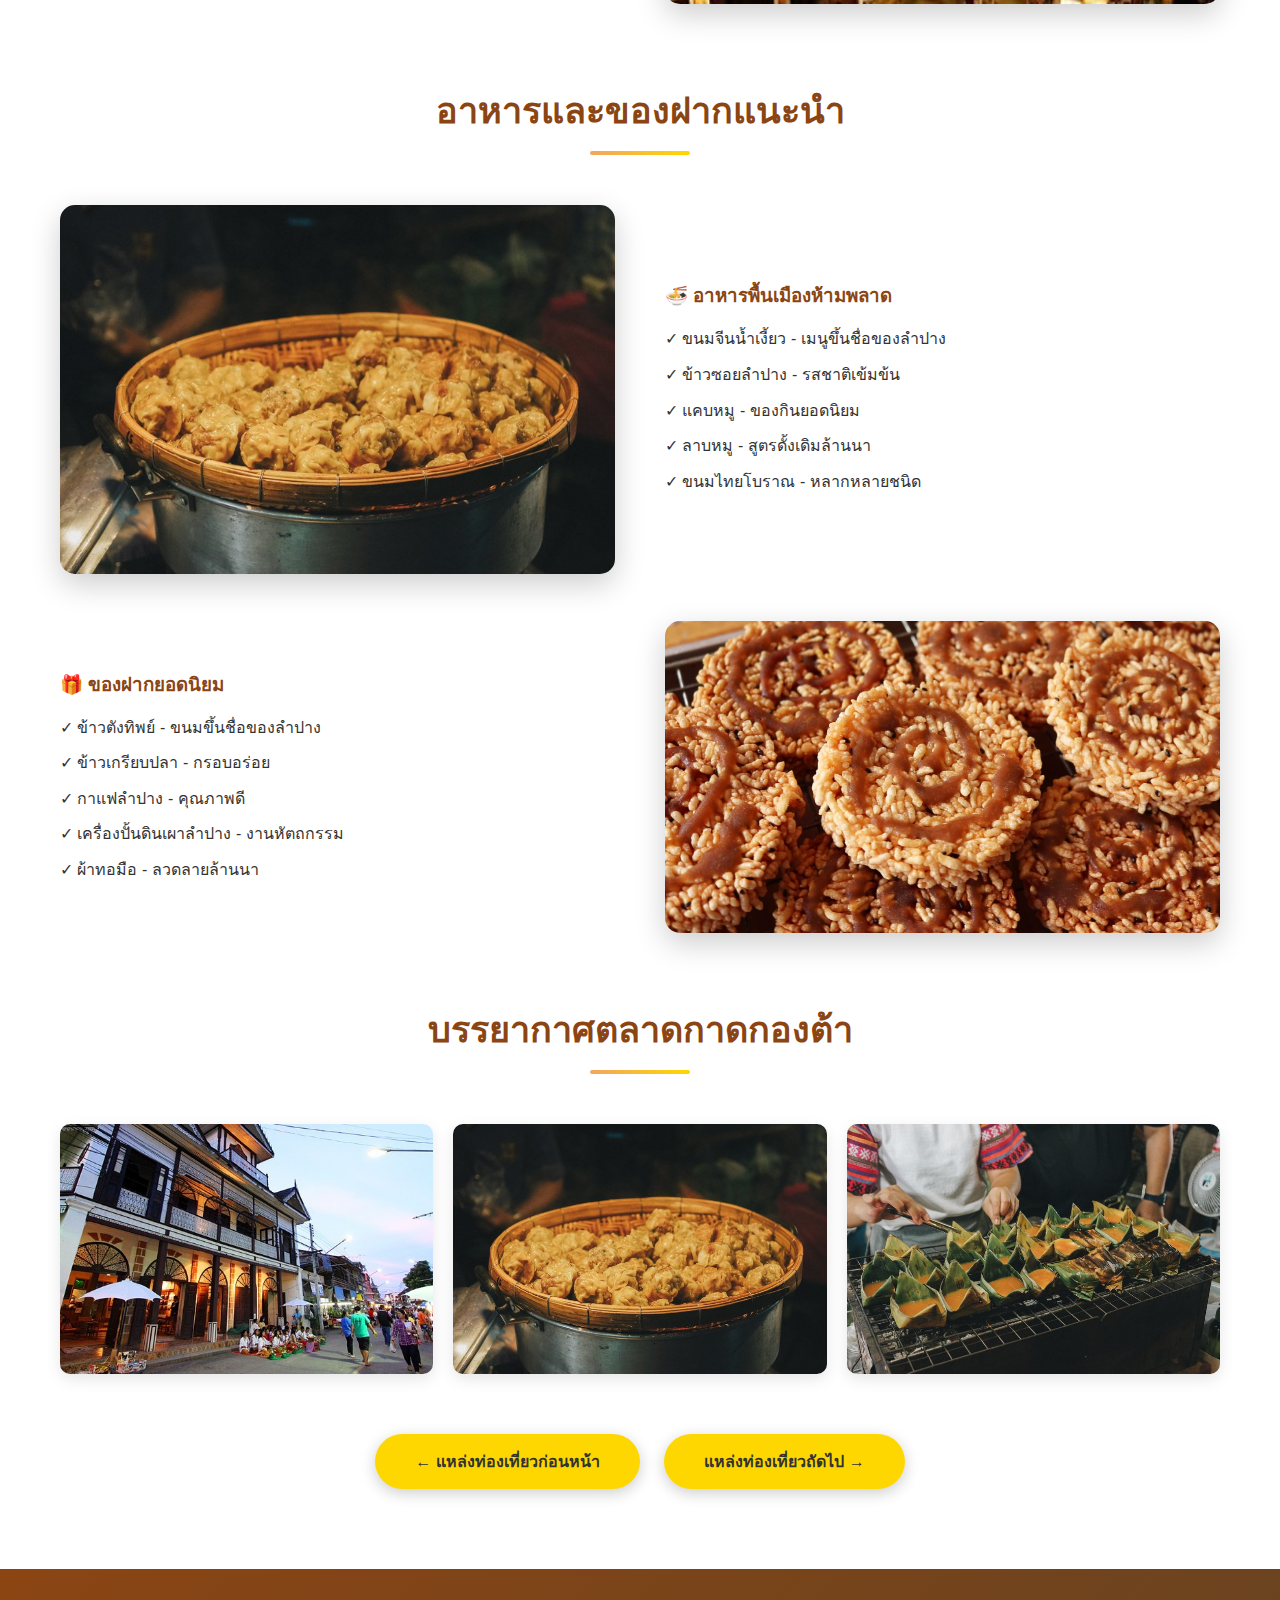
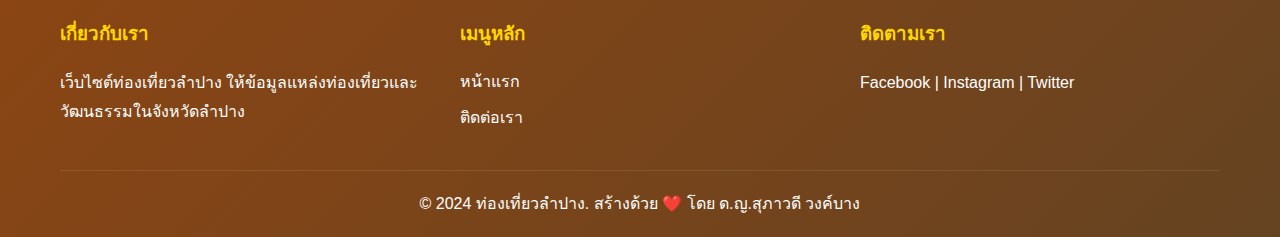
<file: kad-kong-ta.html>
<!DOCTYPE html>
<html lang="th">
<head>
<meta charset="UTF-8">
<meta name="viewport" content="width=device-width, initial-scale=1.0">
<title>ตลาดกาดกองต้า - ท่องเที่ยวลำปาง</title>
<link rel="stylesheet" href="styles.css">
</head>

<body>

<!-- Header และ Navigation -->
<header>
<div class="container">
<div class="logo">
<h1>🐘 ลำปาง เมืองรถม้า</h1>
</div>
<nav>
<ul>
<li><a href="index.html">หน้าแรก</a></li>
<li><a href="wat-phra-that.html">วัดพระธาตุ</a></li>
<li><a href="kad-kong-ta.html" class="active">ตลาดกาดกองต้า</a></li>
<li><a href="elephant-center.html">ศูนย์อนุรักษ์ช้าง</a></li>
<li><a href="contact.html">ติดต่อเรา</a></li>
</ul>
</nav>
</div>
</header>

<!-- Detail Hero Section -->
<section class="detail-hero" style="background-image: linear-gradient(rgba(244,164,96,0.8), rgba(210,105,30,0.8)), url('images/coverkongtamarket.jpg');">
<h2>ตลาดกาดกองต้า</h2>
</section>

<!-- Detail Content -->
<section class="detail-content">
<div class="container">

<div class="content-wrapper">
<div class="content-image">
<img src="images/kongtamarket1.jpg" alt="ตลาดกาดกองต้า">
</div>
<div class="content-text">
<h2 style="color:#8B4513; margin-bottom:20px;">เกี่ยวกับตลาดกาดกองต้า</h2>
<p>
ตลาดกาดกองต้า เป็นตลาดโบราณริมแม่น้ำวังที่มีอายุกว่า 100 ปี 
เป็นแหล่งรวมของอาหารพื้นเมือง สินค้าหัตถกรรม และของฝากลำปาง
</p>
<p>
บรรยากาศของตลาดยังคงความเป็นย้อนยุค มีอาคารไม้โบราณ ร้านค้าเก่าแก่ 
และวิถีชีวิตแบบดั้งเดิมที่ยังคงอนุรักษ์ไว้ เป็นสถานที่ที่นักท่องเที่ยวนิยมมาเยี่ยมชมและถ่ายภาพ
</p>
</div>
</div>

<!-- ไฮไลท์ -->
<div class="info-box">
<h3>สิ่งที่น่าสนใจในตลาด</h3>
<ul>
<li>อาหารพื้นเมืองลำปาง: ขนมจีนน้ำเงี้ยว ข้าวซอย แคบหมู</li>
<li>ของฝากลำปาง: ข้าวตังทิพย์ ข้าวเกรียบปลา กาแฟลำปาง</li>
<li>สินค้าหัตถกรรม: เครื่องปั้นดินเผา ผ้าทอมือ ของที่ระลึก</li>
<li>อาคารไม้โบราณ สถาปัตยกรรมแบบล้านนา</li>
<li>บรรยากาศย้อนยุค เหมาะสำหรับการถ่ายภาพ</li>
<li>วิถีชีวิตชุมชนริมแม่น้ำวัง</li>
</ul>
</div>

<!-- ข้อมูลสำหรับผู้เยี่ยมชม -->
<div class="content-wrapper" style="margin-top:60px;">
<div class="content-text">
<h3 style="color:#8B4513; margin-bottom:20px;">ข้อมูลสำหรับผู้เยี่ยมชม</h3>
<p><strong>📍 ที่อยู่:</strong> ถนนตลาดเก้าช้าง ตำบลสวนดอก อำเภอเมืองลำปาง จังหวัดลำปาง</p>
<p><strong>⏰ เวลาเปิด-ปิด:</strong> ทุกวัน 06:00 - 18:00 น. (บางร้านเปิดถึง 20:00 น.)</p>
<p><strong>💰 งบประมาณแนะนำ:</strong> 200-500 บาท สำหรับอาหารและของฝาก</p>
<p><strong>🚗 การเดินทาง:</strong> อยู่ใจกลางเมืองลำปาง เดินทางสะดวกทุกเส้นทาง</p>
<p><strong>🅿️ ที่จอดรถ:</strong> มีลานจอดรถริมแม่น้ำวัง</p>
<p><strong>📸 เวลาที่เหมาะถ่ายภาพ:</strong> ช่วงเช้าหรือช่วงบ่ายที่แสงสวย</p>
</div>
<div class="content-image">
<img src="images/kongtamarket3.jpg" alt="บรรยากาศตลาด">
</div>
</div>

<!-- อาหารแนะนำ -->
<div style="margin-top:60px;">
<h2 class="section-title">อาหารและของฝากแนะนำ</h2>

<div class="content-wrapper" style="margin-bottom:40px;">
<div class="content-image">
<img src="images/kongtamarket6.jpg" alt="อาหารพื้นเมือง">
</div>
<div class="content-text">
<h3 style="color:#8B4513; margin-bottom:15px;">🍜 อาหารพื้นเมืองห้ามพลาด</h3>
<ul style="list-style:none; padding-left:0;">
<li style="margin-bottom:10px;">✓ ขนมจีนน้ำเงี้ยว - เมนูขึ้นชื่อของลำปาง</li>
<li style="margin-bottom:10px;">✓ ข้าวซอยลำปาง - รสชาติเข้มข้น</li>
<li style="margin-bottom:10px;">✓ แคบหมู - ของกินยอดนิยม</li>
<li style="margin-bottom:10px;">✓ ลาบหมู - สูตรดั้งเดิมล้านนา</li>
<li style="margin-bottom:10px;">✓ ขนมไทยโบราณ - หลากหลายชนิด</li>
</ul>
</div>
</div>

<div class="content-wrapper">
<div class="content-text">
<h3 style="color:#8B4513; margin-bottom:15px;">🎁 ของฝากยอดนิยม</h3>
<ul style="list-style:none; padding-left:0;">
<li style="margin-bottom:10px;">✓ ข้าวตังทิพย์ - ขนมขึ้นชื่อของลำปาง</li>
<li style="margin-bottom:10px;">✓ ข้าวเกรียบปลา - กรอบอร่อย</li>
<li style="margin-bottom:10px;">✓ กาแฟลำปาง - คุณภาพดี</li>
<li style="margin-bottom:10px;">✓ เครื่องปั้นดินเผาลำปาง - งานหัตถกรรม</li>
<li style="margin-bottom:10px;">✓ ผ้าทอมือ - ลวดลายล้านนา</li>
</ul>
</div>
<div class="content-image">
<img src="images/kong0.jpg" alt="ของฝาก">
</div>
</div>
</div>

<!-- แกลเลอรี่ -->
<div style="margin-top:60px;">
<h2 class="section-title">บรรยากาศตลาดกาดกองต้า</h2>
<div class="gallery">
<img src="images/kongtamarket1.jpg" alt="ตลาด 1">
<img src="images/kongtamarket6.jpg" alt="ตลาด 2">
<img src="images/kongtamarket7.jpg" alt="อาหาร">
</div>
</div>

<!-- ปุ่มนำทาง -->
<div style="margin-top:60px; text-align:center;">
<a href="wat-phra-that.html" class="btn" style="margin-right:20px;">← แหล่งท่องเที่ยวก่อนหน้า</a>
<a href="elephant-center.html" class="btn">แหล่งท่องเที่ยวถัดไป →</a>
</div>

</div>
</section>

<!-- Footer -->
<footer>
<div class="container">
<div class="footer-content">

<div class="footer-section">
<h3>เกี่ยวกับเรา</h3>
<p>เว็บไซต์ท่องเที่ยวลำปาง ให้ข้อมูลแหล่งท่องเที่ยวและวัฒนธรรมในจังหวัดลำปาง</p>
</div>

<div class="footer-section">
<h3>เมนูหลัก</h3>
<ul>
<li><a href="index.html">หน้าแรก</a></li>
<li><a href="contact.html">ติดต่อเรา</a></li>
</ul>
</div>

<div class="footer-section">
<h3>ติดตามเรา</h3>
<p>Facebook | Instagram | Twitter</p>
</div>

</div>

<div class="footer-bottom">
<p>&copy; 2024 ท่องเที่ยวลำปาง. สร้างด้วย ❤️ โดย ด.ญ.สุภาวดี วงค์บาง</p>
</div>

</div>
</footer>

</body>
</html>
</file>
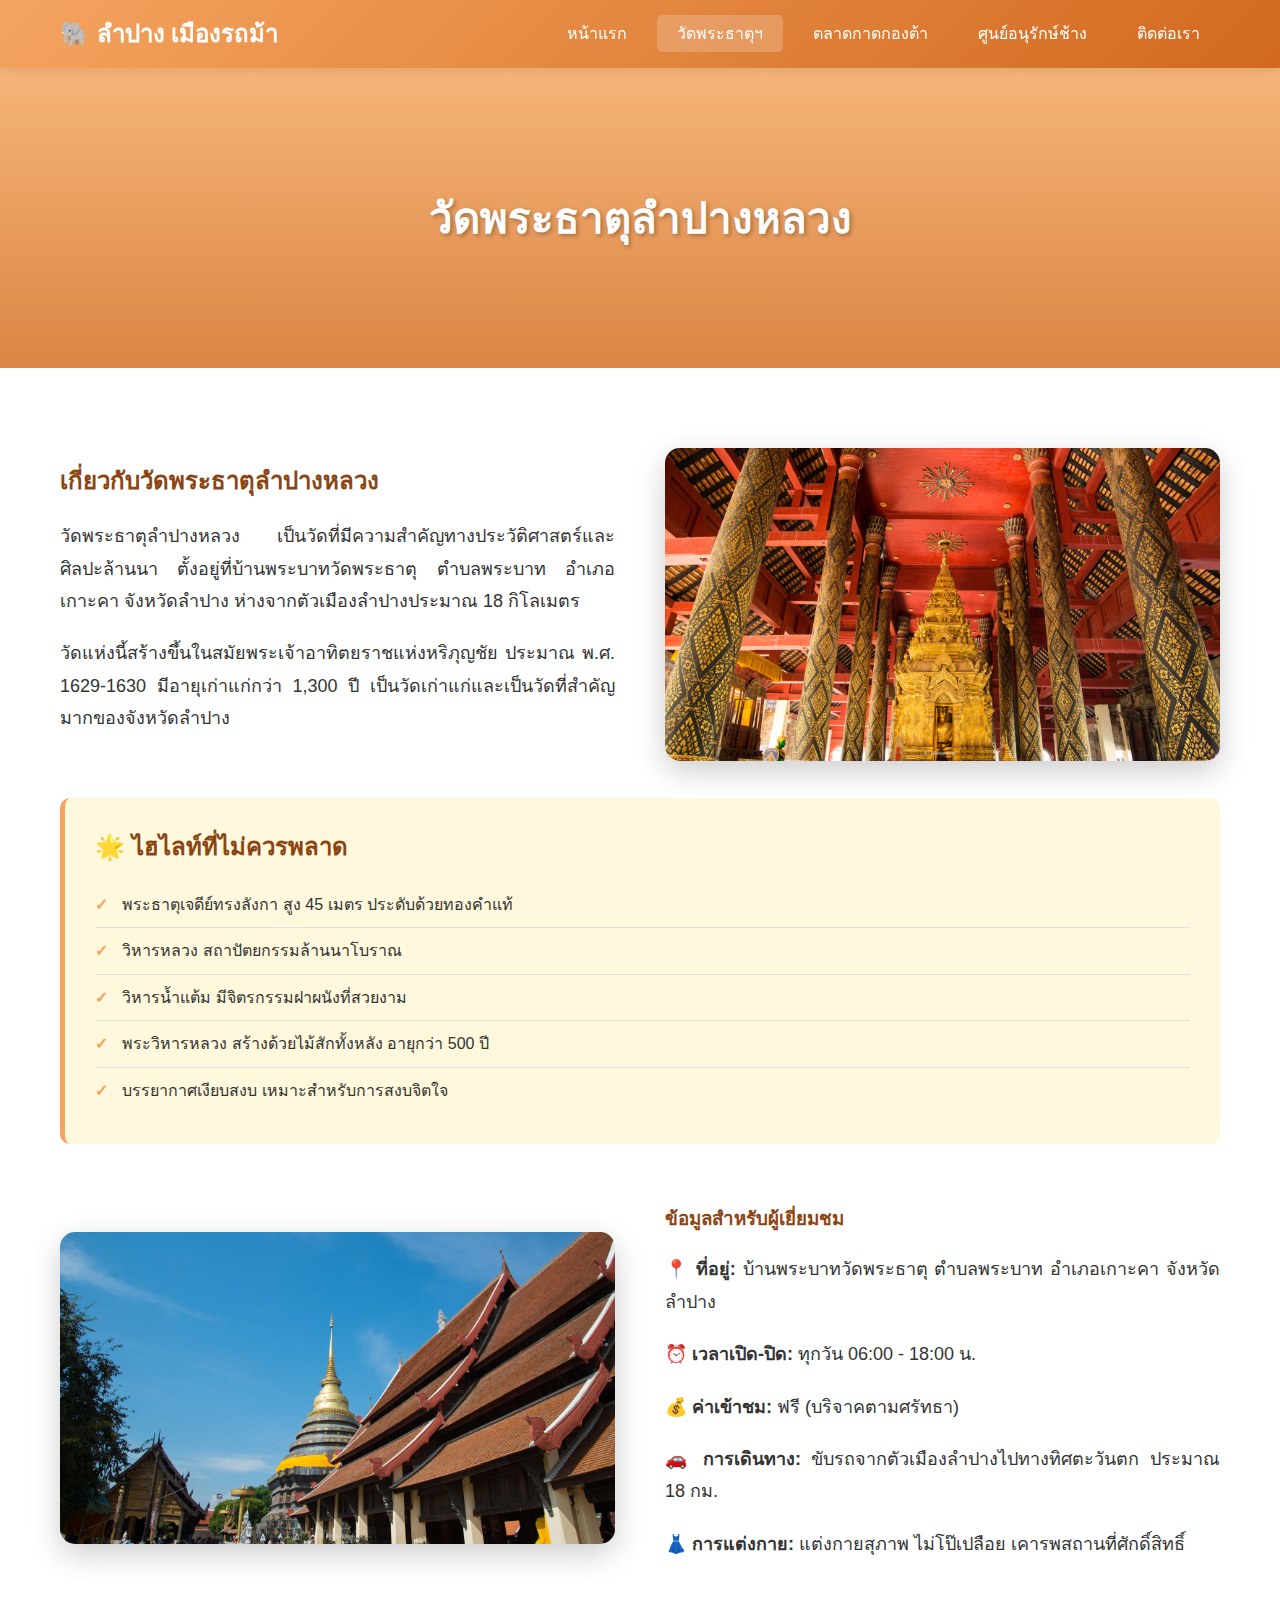
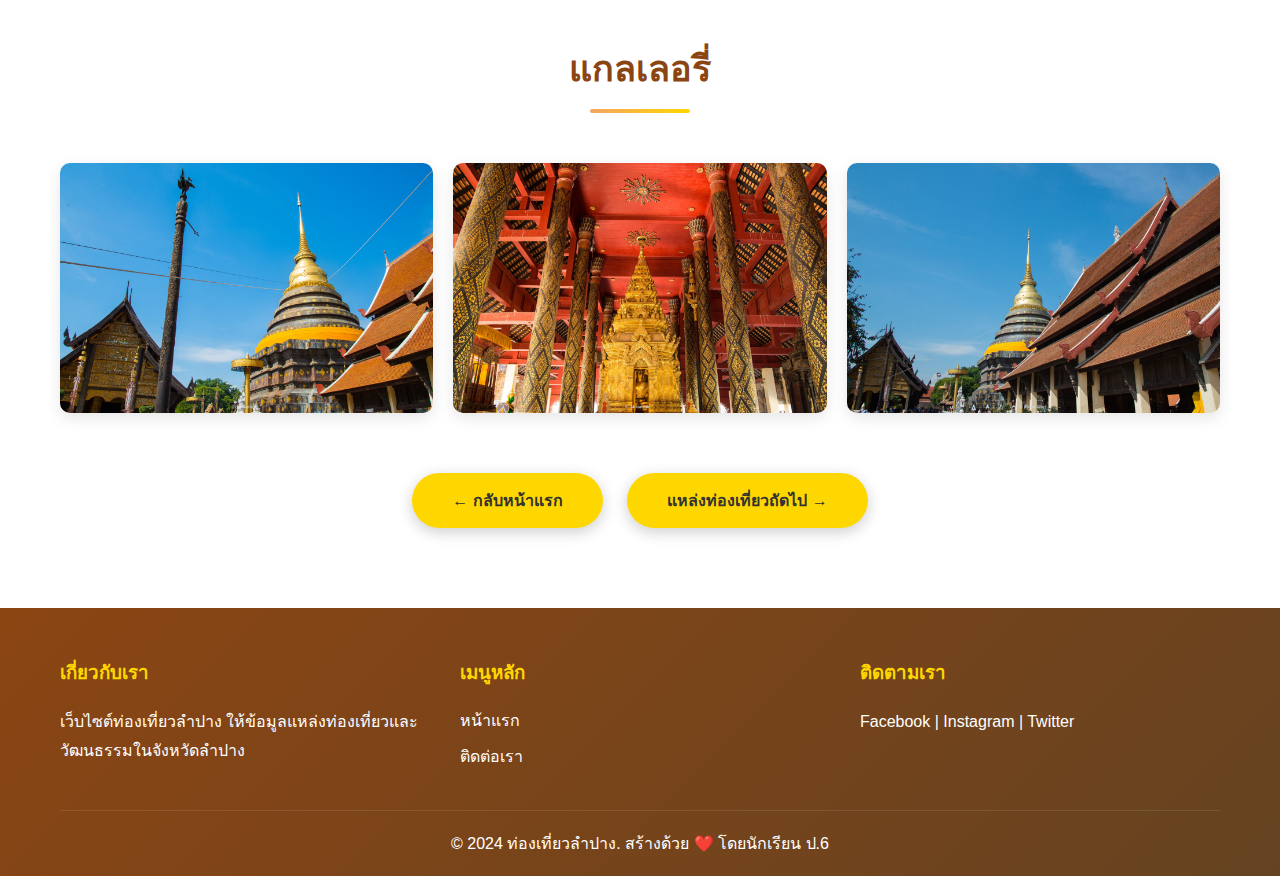
<file: wat-phra-that.html>
<!DOCTYPE html>
<html lang="th">
<head>
    <meta charset="UTF-8">
    <meta name="viewport" content="width=device-width, initial-scale=1.0">
    <title>วัดพระธาตุลำปางหลวง - ท่องเที่ยวลำปาง</title>
    <link rel="stylesheet" href="styles.css">
</head>
<body>
    <header>
        <div class="container">
            <div class="logo">
                <h1>🐘 ลำปาง เมืองรถม้า</h1>
            </div>
            <nav>
                <ul>
                    <li><a href="index.html">หน้าแรก</a></li>
                    <li><a href="wat-phra-that.html" class="active">วัดพระธาตุฯ</a></li>
                    <li><a href="kad-kong-ta.html">ตลาดกาดกองต้า</a></li>
                    <li><a href="elephant-center.html">ศูนย์อนุรักษ์ช้าง</a></li>
                    <li><a href="contact.html">ติดต่อเรา</a></li>
                </ul>
            </nav>
        </div>
    </header>

    <section class="detail-hero" style="background-image: linear-gradient(rgba(244, 164, 96, 0.8), rgba(210, 105, 30, 0.8)), url('https://images.unsplash.com/photo-1551882547-ff40c63fe5fa?w=1600&h=400&fit=crop');">
        <h2>วัดพระธาตุลำปางหลวง</h2>
    </section>

    <section class="detail-content">
        <div class="container">
            <div class="content-wrapper">
                <div class="content-text">
                    <h2 style="color: #8B4513; margin-bottom: 20px;">เกี่ยวกับวัดพระธาตุลำปางหลวง</h2>
                    <p>วัดพระธาตุลำปางหลวง เป็นวัดที่มีความสำคัญทางประวัติศาสตร์และศิลปะล้านนา ตั้งอยู่ที่บ้านพระบาทวัดพระธาตุ ตำบลพระบาท อำเภอเกาะคา จังหวัดลำปาง ห่างจากตัวเมืองลำปางประมาณ 18 กิโลเมตร</p>
                    <p>วัดแห่งนี้สร้างขึ้นในสมัยพระเจ้าอาทิตยราชแห่งหริภุญชัย ประมาณ พ.ศ. 1629-1630 มีอายุเก่าแก่กว่า 1,300 ปี เป็นวัดเก่าแก่และเป็นวัดที่สำคัญมากของจังหวัดลำปาง</p>
                </div>
                <div class="content-image">
                    <img src="images/Watphrathatlampangluang2.jpg" alt="วัดพระธาตุลำปางหลวง">
                </div>
            </div>

            <div class="info-box">
                <h3>🌟 ไฮไลท์ที่ไม่ควรพลาด</h3>
                <ul>
                    <li>พระธาตุเจดีย์ทรงลังกา สูง 45 เมตร ประดับด้วยทองคำแท้</li>
                    <li>วิหารหลวง สถาปัตยกรรมล้านนาโบราณ</li>
                    <li>วิหารน้ำแต้ม มีจิตรกรรมฝาผนังที่สวยงาม</li>
                    <li>พระวิหารหลวง สร้างด้วยไม้สักทั้งหลัง อายุกว่า 500 ปี</li>
                    <li>บรรยากาศเงียบสงบ เหมาะสำหรับการสงบจิตใจ</li>
                </ul>
            </div>

            <div class="content-wrapper" style="margin-top: 60px;">
                <div class="content-image">
                    <img src="images/Watphrathatlampangluang3.jpg" alt="พระธาตุเจดีย์">
                </div>
                <div class="content-text">
                    <h3 style="color: #8B4513; margin-bottom: 20px;">ข้อมูลสำหรับผู้เยี่ยมชม</h3>
                    <p><strong>📍 ที่อยู่:</strong> บ้านพระบาทวัดพระธาตุ ตำบลพระบาท อำเภอเกาะคา จังหวัดลำปาง</p>
                    <p><strong>⏰ เวลาเปิด-ปิด:</strong> ทุกวัน 06:00 - 18:00 น.</p>
                    <p><strong>💰 ค่าเข้าชม:</strong> ฟรี (บริจาคตามศรัทธา)</p>
                    <p><strong>🚗 การเดินทาง:</strong> ขับรถจากตัวเมืองลำปางไปทางทิศตะวันตก ประมาณ 18 กม.</p>
                    <p><strong>👗 การแต่งกาย:</strong> แต่งกายสุภาพ ไม่โป๊เปลือย เคารพสถานที่ศักดิ์สิทธิ์</p>
                </div>
            </div>

            <div style="margin-top: 60px;">
                <h2 class="section-title">แกลเลอรี่</h2>
                <div class="gallery">
                    <img src="images/Watphrathatlampangluang.jpg" alt="วัดพระธาตุ 1">
                    <img src="images/Watphrathatlampangluang2.jpg" alt="วัดพระธาตุ 2">
                    <img src="images/Watphrathatlampangluang3.jpg" alt="วัดพระธาตุ 3">
                </div>
            </div>

            <div style="margin-top: 60px; text-align: center;">
                <a href="index.html" class="btn" style="margin-right: 20px;">← กลับหน้าแรก</a>
                <a href="kad-kong-ta.html" class="btn">แหล่งท่องเที่ยวถัดไป →</a>
            </div>
        </div>
    </section>

    <footer>
        <div class="container">
            <div class="footer-content">
                <div class="footer-section">
                    <h3>เกี่ยวกับเรา</h3>
                    <p>เว็บไซต์ท่องเที่ยวลำปาง ให้ข้อมูลแหล่งท่องเที่ยวและวัฒนธรรมในจังหวัดลำปาง</p>
                </div>
                <div class="footer-section">
                    <h3>เมนูหลัก</h3>
                    <ul>
                        <li><a href="index.html">หน้าแรก</a></li>
                        <li><a href="contact.html">ติดต่อเรา</a></li>
                    </ul>
                </div>
                <div class="footer-section">
                    <h3>ติดตามเรา</h3>
                    <p>Facebook | Instagram | Twitter</p>
                </div>
            </div>
            <div class="footer-bottom">
                <p>&copy; 2024 ท่องเที่ยวลำปาง. สร้างด้วย ❤️ โดยนักเรียน ป.6</p>
            </div>
        </div>
    </footer>
</body>
</html>
</file>
<file: styles.css>
/* ========== ตั้งค่าพื้นฐาน ========== */
* {
    margin: 0;
    padding: 0;
    box-sizing: border-box;
  }
  
  body {
    font-family: 'Segoe UI', Tahoma, Geneva, Verdana, sans-serif;
    line-height: 1.6;
    color: #333;
    background-color: #FFF8DC;
  }
  
  .container {
    max-width: 1200px;
    margin: 0 auto;
    padding: 0 20px;
  }
  
  /* ========== Header และ Navigation ========== */
  header {
    background: linear-gradient(135deg, #F4A460 0%, #D2691E 100%);
    box-shadow: 0 2px 10px rgba(0,0,0,0.1);
    position: sticky;
    top: 0;
    z-index: 1000;
  }
  
  header .container {
    display: flex;
    justify-content: space-between;
    align-items: center;
    padding: 15px 20px;
  }
  
  .logo h1 {
    color: white;
    font-size: 24px;
    font-weight: bold;
  }
  
  nav ul {
    display: flex;
    list-style: none;
    gap: 10px;
  }
  
  nav ul li a {
    color: white;
    text-decoration: none;
    padding: 10px 20px;
    border-radius: 5px;
    transition: all 0.3s ease;
    font-weight: 500;
  }
  
  nav ul li a:hover,
  nav ul li a.active {
    background-color: rgba(255, 255, 255, 0.2);
    transform: translateY(-2px);
  }
  
  /* ========== Hero Section ========== */
  .hero {
    background: linear-gradient(rgba(244, 164, 96, 0.8), rgba(210, 105, 30, 0.8)),
    url('images/lampang2.jpg') center/cover;
    height: 500px;
    display: flex;
    align-items: center;
    justify-content: center;
    text-align: center;
    color: white;
  }
  
  .hero-content h2 {
    font-size: 48px;
    margin-bottom: 20px;
    text-shadow: 2px 2px 4px rgba(0,0,0,0.3);
  }
  
  .hero-content p {
    font-size: 24px;
    margin-bottom: 30px;
    text-shadow: 1px 1px 2px rgba(0,0,0,0.3);
  }
  
  .btn {
    display: inline-block;
    padding: 15px 40px;
    background-color: #FFD700;
    color: #333;
    text-decoration: none;
    border-radius: 50px;
    font-weight: bold;
    transition: all 0.3s ease;
    box-shadow: 0 4px 15px rgba(0,0,0,0.2);
  }
  
  .btn:hover {
    background-color: #FFA500;
    transform: translateY(-3px);
    box-shadow: 0 6px 20px rgba(0,0,0,0.3);
  }
  
  /* ========== Section Title ========== */
  .section-title {
    text-align: center;
    font-size: 36px;
    color: #8B4513;
    margin-bottom: 50px;
    position: relative;
    padding-bottom: 15px;
  }
  
  .section-title::after {
    content: '';
    position: absolute;
    bottom: 0;
    left: 50%;
    transform: translateX(-50%);
    width: 100px;
    height: 4px;
    background: linear-gradient(90deg, #F4A460, #FFD700);
    border-radius: 2px;
  }
  
  /* ========== About Section ========== */
  .about {
    padding: 80px 0;
    background-color: white;
  }
  
  .content-wrapper {
    display: flex;
    align-items: center;
    gap: 50px;
  }
  
  .content-text {
    flex: 1;
  }
  
  .content-text p {
    font-size: 18px;
    margin-bottom: 20px;
    text-align: justify;
    line-height: 1.8;
  }
  
  .content-image {
    flex: 1;
  }
  
  .content-image img {
    width: 100%;
    border-radius: 15px;
    box-shadow: 0 10px 30px rgba(0,0,0,0.2);
    transition: transform 0.3s ease;
  }
  
  .content-image img:hover {
    transform: scale(1.05);
  }
  
  /* ========== Attractions Section ========== */
  .attractions {
    padding: 80px 0;
  }
  
  .attraction-item {
    display: flex;
    align-items: center;
    gap: 50px;
    margin-bottom: 60px;
    background-color: white;
    padding: 40px;
    border-radius: 15px;
    box-shadow: 0 5px 20px rgba(0,0,0,0.1);
    transition: transform 0.3s ease;
  }
  
  .attraction-item:hover {
    transform: translateY(-5px);
    box-shadow: 0 10px 30px rgba(0,0,0,0.15);
  }
  
  .attraction-item.reverse {
    flex-direction: row-reverse;
  }
  
  .attraction-image {
    flex: 1;
  }
  
  .attraction-image img {
    width: 100%;
    border-radius: 10px;
    box-shadow: 0 5px 15px rgba(0,0,0,0.1);
  }
  
  .attraction-content {
    flex: 1;
  }
  
  .attraction-content h3 {
    font-size: 28px;
    color: #8B4513;
    margin-bottom: 20px;
  }
  
  .attraction-content p {
    font-size: 16px;
    line-height: 1.8;
    margin-bottom: 20px;
    text-align: justify;
  }
  
  .btn-link {
    display: inline-block;
    color: #F4A460;
    text-decoration: none;
    font-weight: bold;
    font-size: 18px;
    transition: all 0.3s ease;
  }
  
  .btn-link:hover {
    color: #D2691E;
    transform: translateX(5px);
  }
  
  /* ========== Detail Page Styles ========== */
  .detail-hero {
    background: linear-gradient(rgba(244, 164, 96, 0.8), rgba(210, 105, 30, 0.8)),
    url('https://images.unsplash.com/photo-1551882547-ff40c63fe5fa?w=1600&h=400&fit=crop') center/cover;
    height: 300px;
    display: flex;
    align-items: center;
    justify-content: center;
    text-align: center;
    color: white;
  }
  
  .detail-hero h2 {
    font-size: 42px;
    text-shadow: 2px 2px 4px rgba(0,0,0,0.3);
  }
  
  .detail-content {
    padding: 80px 0;
    background-color: white;
  }
  
  .info-box {
    background-color: #FFF8DC;
    padding: 30px;
    border-radius: 10px;
    border-left: 5px solid #F4A460;
    margin: 30px 0;
  }
  
  .info-box h3 {
    color: #8B4513;
    margin-bottom: 15px;
    font-size: 24px;
  }
  
  .info-box ul {
    list-style: none;
    padding-left: 0;
  }
  
  .info-box ul li {
    padding: 10px 0;
    border-bottom: 1px solid #e0e0e0;
    font-size: 16px;
  }
  
  .info-box ul li:last-child {
    border-bottom: none;
  }
  
  .info-box ul li::before {
    content: "✓ ";
    color: #F4A460;
    font-weight: bold;
    margin-right: 10px;
  }
  
  .gallery {
    display: grid;
    grid-template-columns: repeat(auto-fit, minmax(300px, 1fr));
    gap: 20px;
    margin-top: 40px;
  }
  
  .gallery img {
    width: 100%;
    height: 250px;
    object-fit: cover;
    border-radius: 10px;
    box-shadow: 0 5px 15px rgba(0,0,0,0.1);
    transition: transform 0.3s ease;
  }
  
  .gallery img:hover {
    transform: scale(1.05);
  }
  
  /* ========== Contact Form ========== */
  .contact-section {
    padding: 80px 0;
  }
  
  .contact-container {
    display: flex;
    gap: 50px;
  }
  
  .contact-info {
    flex: 1;
    background-color: white;
    padding: 40px;
    border-radius: 15px;
    box-shadow: 0 5px 20px rgba(0,0,0,0.1);
  }
  
  .contact-info h3 {
    color: #8B4513;
    margin-bottom: 20px;
    font-size: 24px;
  }
  
  .contact-info p {
    margin-bottom: 15px;
    font-size: 16px;
    line-height: 1.8;
  }
  
  .contact-form {
    flex: 1;
    background-color: white;
    padding: 40px;
    border-radius: 15px;
    box-shadow: 0 5px 20px rgba(0,0,0,0.1);
  }
  
  .form-group {
    margin-bottom: 25px;
  }
  
  .form-group label {
    display: block;
    margin-bottom: 8px;
    color: #8B4513;
    font-weight: bold;
  }
  
  .form-group input,
  .form-group textarea {
    width: 100%;
    padding: 12px;
    border: 2px solid #e0e0e0;
    border-radius: 5px;
    font-size: 16px;
    transition: border-color 0.3s ease;
  }
  
  .form-group input:focus,
  .form-group textarea:focus {
    outline: none;
    border-color: #F4A460;
  }
  
  .form-group textarea {
    resize: vertical;
    min-height: 150px;
  }
  
  .submit-btn {
    width: 100%;
    padding: 15px;
    background: linear-gradient(135deg, #F4A460 0%, #D2691E 100%);
    color: white;
    border: none;
    border-radius: 5px;
    font-size: 18px;
    font-weight: bold;
    cursor: pointer;
    transition: all 0.3s ease;
  }
  
  .submit-btn:hover {
    transform: translateY(-2px);
    box-shadow: 0 5px 15px rgba(0,0,0,0.2);
  }
  
  /* ========== Footer ========== */
  footer {
    background: linear-gradient(135deg, #8B4513 0%, #654321 100%);
    color: white;
    padding: 50px 0 20px;
  }
  
  .footer-content {
    display: grid;
    grid-template-columns: repeat(auto-fit, minmax(250px, 1fr));
    gap: 40px;
    margin-bottom: 30px;
  }
  
  .footer-section h3 {
    margin-bottom: 20px;
    color: #FFD700;
  }
  
  .footer-section p {
    line-height: 1.8;
  }
  
  .footer-section ul {
    list-style: none;
  }
  
  .footer-section ul li {
    margin-bottom: 10px;
  }
  
  .footer-section ul li a {
    color: white;
    text-decoration: none;
    transition: color 0.3s ease;
  }
  
  .footer-section ul li a:hover {
    color: #FFD700;
  }
  
  .footer-bottom {
    text-align: center;
    padding-top: 20px;
    border-top: 1px solid rgba(255, 255, 255, 0.1);
  }
  
  /* ========== Responsive Design ========== */
  @media (max-width: 768px) {
    header .container {
      flex-direction: column;
      gap: 15px;
    }
    nav ul {
      flex-wrap: wrap;
      justify-content: center;
    }
    .hero-content h2 {
      font-size: 32px;
    }
    .hero-content p {
      font-size: 18px;
    }
    .content-wrap-per,
    .attraction-item,
    .attraction-item.reverse,
    .contact-container {
      flex-direction: column;
    }
    .section-title {
      font-size: 28px;
    }
    .gallery {
      grid-template-columns: 1fr;
    }
  }
</file>
